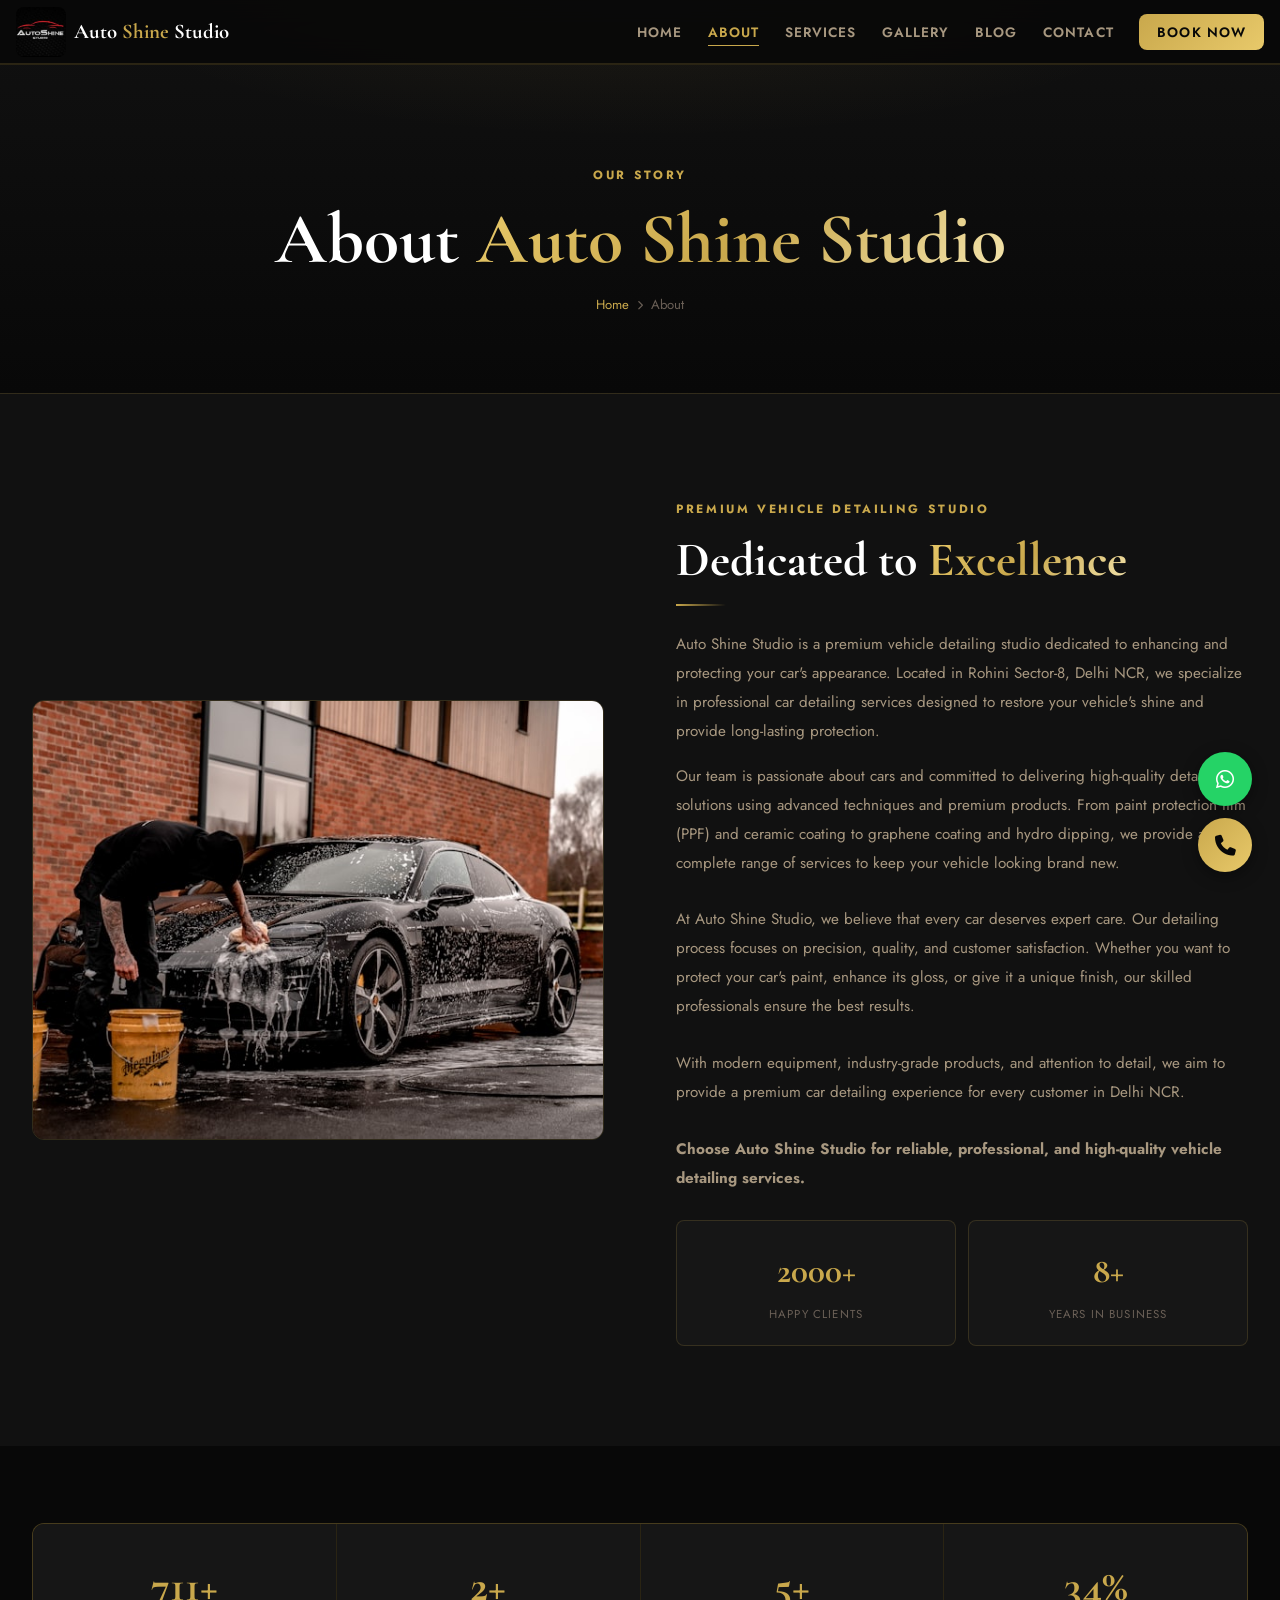
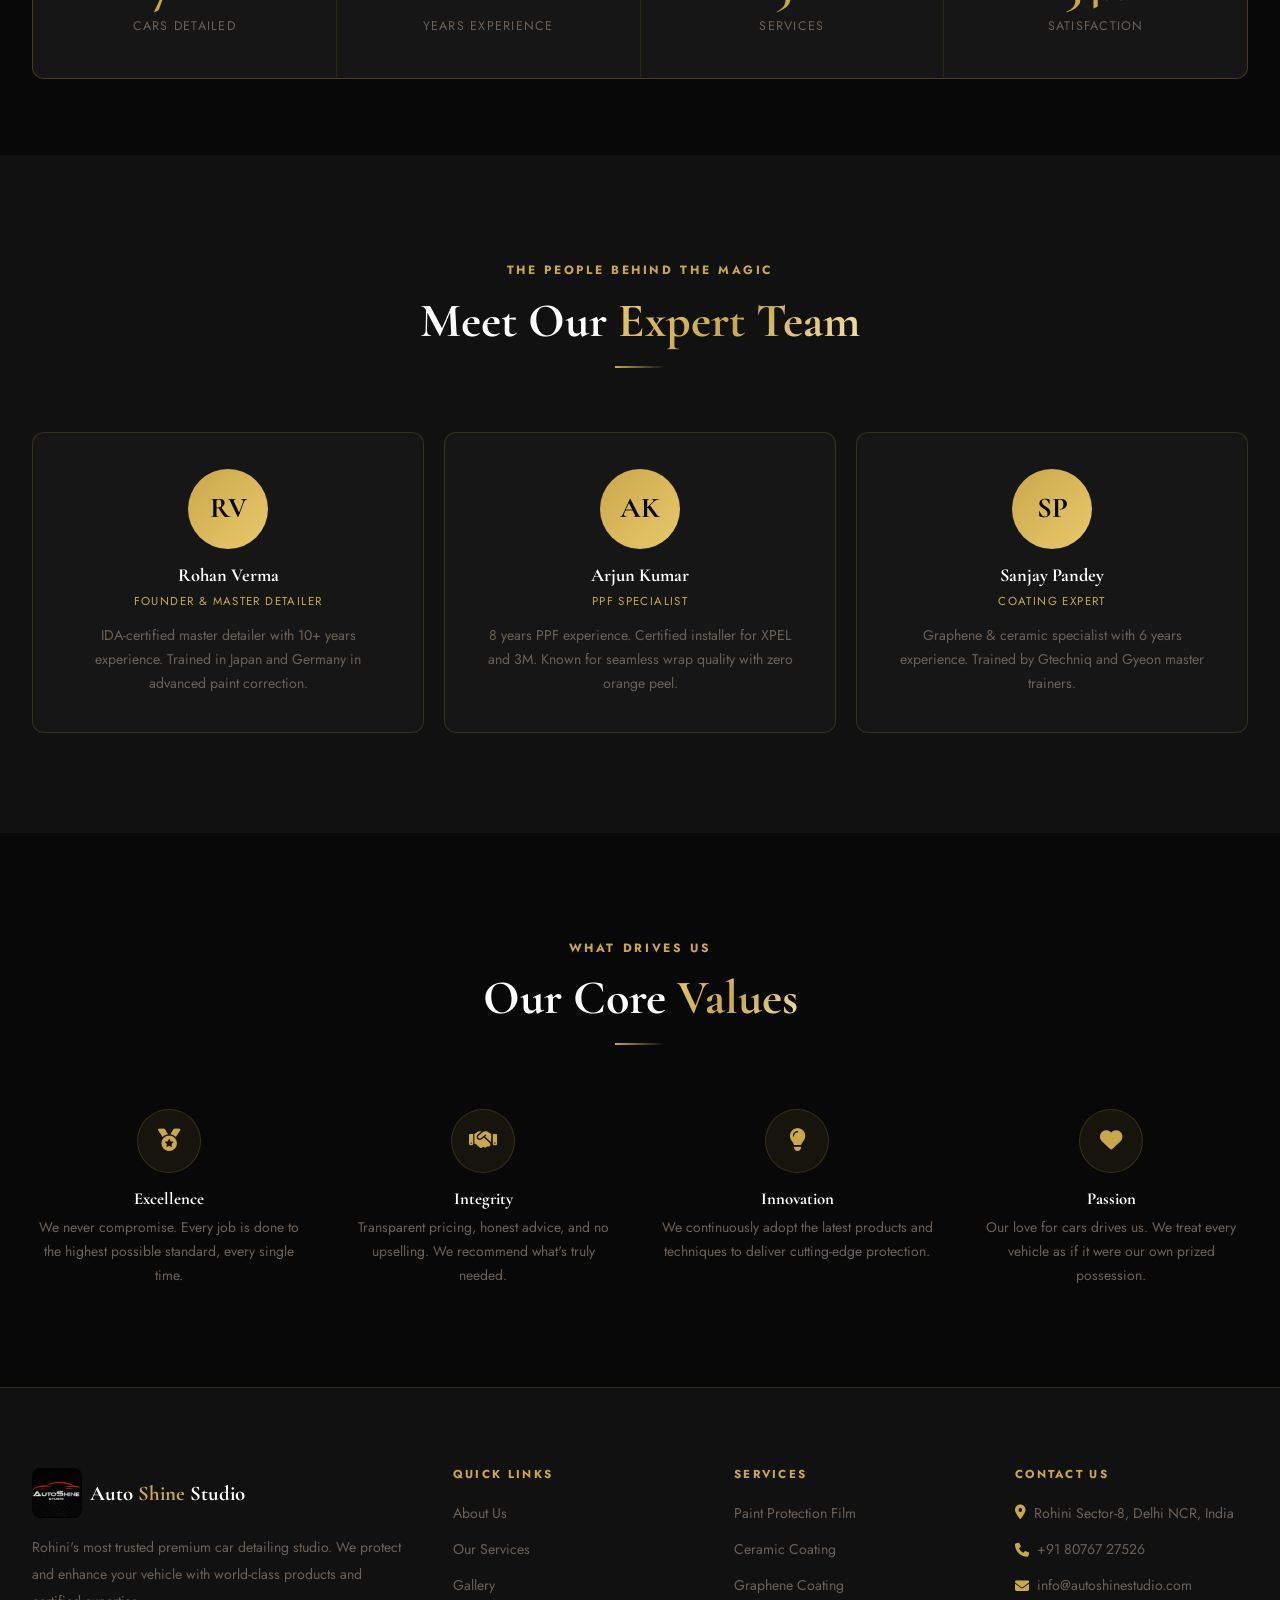
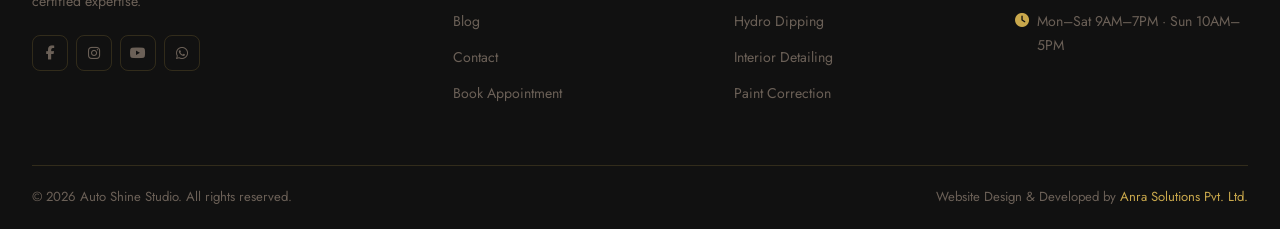
<file: about.html>
<!DOCTYPE html>
<html lang="en">
<head>
  <meta charset="UTF-8"><meta name="viewport" content="width=device-width, initial-scale=1.0">
  <title>About Us — Auto Shine Studio | Rohini Delhi</title>
  <meta name="description" content="Learn about Auto Shine Studio — 8+ years experience, certified detailers & 2000+ satisfied clients in Rohini, Delhi.">
  <meta name="keywords" content="car detailing Rohini, ceramic coating Delhi, PPF Delhi, graphene coating Delhi, paint protection film, car care services, auto detailing studio, luxury car detailing, paint correction, interior detailing, exterior detailing, car wash, nano coating, paint protection, automotive detailing, professional car detailing, best car detailing Delhi, car spa, car polish, car maintenance, automotive protection, car beautification">
  <link rel="preconnect" href="https://fonts.googleapis.com"><link rel="preconnect" href="https://fonts.gstatic.com" crossorigin>
  <link href="https://fonts.googleapis.com/css2?family=Cormorant+Garamond:ital,wght@0,400;0,600;0,700;1,400&family=Jost:wght@300;400;500;600;700&display=swap" rel="stylesheet">
  <link rel="stylesheet" href="https://cdnjs.cloudflare.com/ajax/libs/font-awesome/6.5.1/css/all.min.css">
  <link rel="stylesheet" href="https://unpkg.com/aos@2.3.1/dist/aos.css">
  <link rel="stylesheet" href="css/style.css">
</head>
<body>
<nav class="navbar" id="navbar"><div class="navbar-inner"><a href="index.html" class="logo"><img src="images/Logo Auto Shine.jpg" alt="Auto Shine Studio" class="logo-img"><span>Auto <span class="gold">Shine</span> Studio</span></a><ul class="nav-links"><li><a href="index.html">Home</a></li><li><a href="about.html" class="active">About</a></li><li><a href="services.html">Services</a></li><li><a href="gallery.html">Gallery</a></li><li><a href="blog.html">Blog</a></li><li><a href="contact.html">Contact</a></li><li><a href="book-appointment.html" class="nav-cta">Book Now</a></li></ul><button class="mobile-toggle" id="mobile-toggle" aria-label="Toggle menu" aria-expanded="false"><span></span><span></span><span></span></button></div></nav>
<div class="mobile-menu" id="mobile-menu"><div class="mobile-menu-inner"><a href="index.html"><span class="m-icon"><i class="fas fa-home"></i></span>Home</a><a href="about.html" class="active"><span class="m-icon"><i class="fas fa-users"></i></span>About</a><a href="services.html"><span class="m-icon"><i class="fas fa-shield-halved"></i></span>Services</a><a href="gallery.html"><span class="m-icon"><i class="fas fa-images"></i></span>Gallery</a><a href="blog.html"><span class="m-icon"><i class="fas fa-pen"></i></span>Blog</a><a href="contact.html"><span class="m-icon"><i class="fas fa-envelope"></i></span>Contact</a><a href="book-appointment.html" class="mobile-book-btn"><i class="fas fa-calendar-check"></i> Book Appointment</a></div></div>

<section class="page-hero"><div class="container"><span class="section-eyebrow">Our Story</span><h1>About <span class="text-gradient">Auto Shine Studio</span></h1><nav class="breadcrumb"><a href="index.html">Home</a><i class="fas fa-chevron-right" style="font-size:.6rem;"></i><span>About</span></nav></div></section>

<!-- Story -->
<section class="section-pad" style="background:var(--dark-mid);">
  <div class="container">
    <div class="two-col">
      <div data-aos="fade-right"><img class="two-col-img" src="images/About page image.jpg" alt="Auto Shine Studio"></div>
      <div data-aos="fade-left">
        <span class="section-eyebrow">Premium Vehicle Detailing Studio</span>
        <h2 class="section-title" style="text-align:left;margin-bottom:16px;">Dedicated to <span class="text-gradient">Excellence</span></h2>
        <div class="divider divider-left"></div>
        <p style="font-size:clamp(.88rem,1.8vw,.95rem);line-height:1.9;margin:24px 0 16px;">Auto Shine Studio is a premium vehicle detailing studio dedicated to enhancing and protecting your car's appearance. Located in Rohini Sector-8, Delhi NCR, we specialize in professional car detailing services designed to restore your vehicle's shine and provide long-lasting protection.</p>
        <p style="font-size:clamp(.88rem,1.8vw,.95rem);line-height:1.9;margin-bottom:28px;">Our team is passionate about cars and committed to delivering high-quality detailing solutions using advanced techniques and premium products. From paint protection film (PPF) and ceramic coating to graphene coating and hydro dipping, we provide a complete range of services to keep your vehicle looking brand new.</p>
        <p style="font-size:clamp(.88rem,1.8vw,.95rem);line-height:1.9;margin-bottom:28px;">At Auto Shine Studio, we believe that every car deserves expert care. Our detailing process focuses on precision, quality, and customer satisfaction. Whether you want to protect your car's paint, enhance its gloss, or give it a unique finish, our skilled professionals ensure the best results.</p>
        <p style="font-size:clamp(.88rem,1.8vw,.95rem);line-height:1.9;margin-bottom:28px;">With modern equipment, industry-grade products, and attention to detail, we aim to provide a premium car detailing experience for every customer in Delhi NCR.</p>
        <p style="font-size:clamp(.88rem,1.8vw,.95rem);line-height:1.9;margin-bottom:28px;"><strong>Choose Auto Shine Studio for reliable, professional, and high-quality vehicle detailing services.</strong></p>
        <div style="display:grid;grid-template-columns:1fr 1fr;gap:12px;">
          <div style="background:var(--dark-card);border:1px solid var(--gold-border);border-radius:var(--r-sm);padding:20px;text-align:center;"><div style="font-family:'Cormorant Garamond',serif;font-size:2.2rem;font-weight:700;color:var(--gold);">2000+</div><div style="font-size:.72rem;letter-spacing:.1em;text-transform:uppercase;color:var(--text-3);margin-top:4px;">Happy Clients</div></div>
          <div style="background:var(--dark-card);border:1px solid var(--gold-border);border-radius:var(--r-sm);padding:20px;text-align:center;"><div style="font-family:'Cormorant Garamond',serif;font-size:2.2rem;font-weight:700;color:var(--gold);">8+</div><div style="font-size:.72rem;letter-spacing:.1em;text-transform:uppercase;color:var(--text-3);margin-top:4px;">Years in Business</div></div>
        </div>
      </div>
    </div>
  </div>
</section>

<!-- Stats -->
<section style="padding:clamp(40px,6vw,80px) 0;background:var(--dark);">
  <div class="container"><div class="stats-grid" data-aos="fade-up"><div class="stat-item"><div class="stat-num" data-counter data-target="2000" data-suffix="+">2000+</div><div class="stat-label">Cars Detailed</div></div><div class="stat-item"><div class="stat-num" data-counter data-target="8" data-suffix="+">8+</div><div class="stat-label">Years Experience</div></div><div class="stat-item"><div class="stat-num" data-counter data-target="15" data-suffix="+">15+</div><div class="stat-label">Services</div></div><div class="stat-item"><div class="stat-num" data-counter data-target="98" data-suffix="%">98%</div><div class="stat-label">Satisfaction</div></div></div></div>
</section>

<!-- Team -->
<section class="section-pad" style="background:var(--dark-mid);">
  <div class="container">
    <div class="section-header" data-aos="fade-up"><span class="section-eyebrow">The People Behind the Magic</span><h2 class="section-title">Meet Our <span class="text-gradient">Expert Team</span></h2><div class="divider"></div></div>
    <div class="team-grid">
      <div class="card" style="padding:clamp(24px,4vw,36px);text-align:center;" data-aos="fade-up" data-aos-delay="0"><div style="width:80px;height:80px;border-radius:50%;background:linear-gradient(135deg,var(--gold),var(--gold-light));display:flex;align-items:center;justify-content:center;margin:0 auto 16px;font-family:'Cormorant Garamond',serif;font-size:1.8rem;font-weight:700;color:var(--dark);">RV</div><h3 style="font-size:1.15rem;margin-bottom:6px;">Rohan Verma</h3><div style="font-size:.72rem;letter-spacing:.12em;text-transform:uppercase;color:var(--gold);margin-bottom:12px;">Founder & Master Detailer</div><p style="font-size:clamp(.82rem,1.5vw,.88rem);color:var(--text-3);line-height:1.7;">IDA-certified master detailer with 10+ years experience. Trained in Japan and Germany in advanced paint correction.</p></div>
      <div class="card" style="padding:clamp(24px,4vw,36px);text-align:center;" data-aos="fade-up" data-aos-delay="80"><div style="width:80px;height:80px;border-radius:50%;background:linear-gradient(135deg,var(--gold),var(--gold-light));display:flex;align-items:center;justify-content:center;margin:0 auto 16px;font-family:'Cormorant Garamond',serif;font-size:1.8rem;font-weight:700;color:var(--dark);">AK</div><h3 style="font-size:1.15rem;margin-bottom:6px;">Arjun Kumar</h3><div style="font-size:.72rem;letter-spacing:.12em;text-transform:uppercase;color:var(--gold);margin-bottom:12px;">PPF Specialist</div><p style="font-size:clamp(.82rem,1.5vw,.88rem);color:var(--text-3);line-height:1.7;">8 years PPF experience. Certified installer for XPEL and 3M. Known for seamless wrap quality with zero orange peel.</p></div>
      <div class="card" style="padding:clamp(24px,4vw,36px);text-align:center;" data-aos="fade-up" data-aos-delay="160"><div style="width:80px;height:80px;border-radius:50%;background:linear-gradient(135deg,var(--gold),var(--gold-light));display:flex;align-items:center;justify-content:center;margin:0 auto 16px;font-family:'Cormorant Garamond',serif;font-size:1.8rem;font-weight:700;color:var(--dark);">SP</div><h3 style="font-size:1.15rem;margin-bottom:6px;">Sanjay Pandey</h3><div style="font-size:.72rem;letter-spacing:.12em;text-transform:uppercase;color:var(--gold);margin-bottom:12px;">Coating Expert</div><p style="font-size:clamp(.82rem,1.5vw,.88rem);color:var(--text-3);line-height:1.7;">Graphene & ceramic specialist with 6 years experience. Trained by Gtechniq and Gyeon master trainers.</p></div>
    </div>
  </div>
</section>

<!-- Values -->
<section class="section-pad" style="background:var(--dark);">
  <div class="container">
    <div class="section-header" data-aos="fade-up"><span class="section-eyebrow">What Drives Us</span><h2 class="section-title">Our Core <span class="text-gradient">Values</span></h2><div class="divider"></div></div>
    <div class="values-grid">
      <div class="value-item" data-aos="fade-up" data-aos-delay="0"><div class="value-icon"><i class="fas fa-medal"></i></div><h3>Excellence</h3><p>We never compromise. Every job is done to the highest possible standard, every single time.</p></div>
      <div class="value-item" data-aos="fade-up" data-aos-delay="80"><div class="value-icon"><i class="fas fa-handshake"></i></div><h3>Integrity</h3><p>Transparent pricing, honest advice, and no upselling. We recommend what's truly needed.</p></div>
      <div class="value-item" data-aos="fade-up" data-aos-delay="160"><div class="value-icon"><i class="fas fa-lightbulb"></i></div><h3>Innovation</h3><p>We continuously adopt the latest products and techniques to deliver cutting-edge protection.</p></div>
      <div class="value-item" data-aos="fade-up" data-aos-delay="240"><div class="value-icon"><i class="fas fa-heart"></i></div><h3>Passion</h3><p>Our love for cars drives us. We treat every vehicle as if it were our own prized possession.</p></div>
    </div>
  </div>
</section>
<!-- FOOTER -->
<footer class="footer">
  <div class="footer-top">
    <div class="container">
      <div class="footer-grid">
        <div>
          <a href="index.html" class="logo"><img src="images/Logo Auto Shine.jpg" alt="Auto Shine Studio" class="logo-img"><span>Auto <span class="gold">Shine</span> Studio</span></a>
          <p class="footer-brand-desc">Rohini's most trusted premium car detailing studio. We protect and enhance your vehicle with world-class products and certified expertise.</p>
          <div class="footer-social">
            <a href="https://www.facebook.com/profile.php?id=61588597862897" target="_blank" rel="noopener" class="social-btn" aria-label="Facebook"><i class="fab fa-facebook-f"></i></a>
            <a href="https://www.instagram.com/autoshinestudio_official/?hl=en" target="_blank" rel="noopener" class="social-btn" aria-label="Instagram"><i class="fab fa-instagram"></i></a>
            <a href="#" class="social-btn" aria-label="YouTube"><i class="fab fa-youtube"></i></a>
            <a href="https://wa.me/918076727526" target="_blank" rel="noopener" class="social-btn" aria-label="WhatsApp"><i class="fab fa-whatsapp"></i></a>
          </div>
        </div>
        <div class="footer-col">
          <h4>Quick Links</h4>
          <ul class="footer-links">
            <li><a href="about.html">About Us</a></li>
            <li><a href="services.html">Our Services</a></li>
            <li><a href="gallery.html">Gallery</a></li>
            <li><a href="blog.html">Blog</a></li>
            <li><a href="contact.html">Contact</a></li>
            <li><a href="book-appointment.html">Book Appointment</a></li>
          </ul>
        </div>
        <div class="footer-col">
          <h4>Services</h4>
          <ul class="footer-links">
            <li><a href="services.html">Paint Protection Film</a></li>
            <li><a href="services.html">Ceramic Coating</a></li>
            <li><a href="services.html">Graphene Coating</a></li>
            <li><a href="services.html">Hydro Dipping</a></li>
            <li><a href="services.html">Interior Detailing</a></li>
            <li><a href="services.html">Paint Correction</a></li>
          </ul>
        </div>
        <div class="footer-col">
          <h4>Contact Us</h4>
          <ul class="footer-links">
            <li style="color:var(--text-3);font-size:.88rem;display:flex;align-items:flex-start;gap:8px;"><i class="fas fa-map-marker-alt" style="color:var(--gold);margin-top:3px;flex-shrink:0;"></i>Rohini Sector-8, Delhi NCR, India</li>
            <li><a href="tel:+918076727526"><i class="fas fa-phone" style="color:var(--gold);"></i> +91 80767 27526</a></li>
            <li><a href="mailto:info@autoshinestudio.com"><i class="fas fa-envelope" style="color:var(--gold);"></i> info@autoshinestudio.com</a></li>
            <li style="color:var(--text-3);font-size:.88rem;display:flex;align-items:flex-start;gap:8px;"><i class="fas fa-clock" style="color:var(--gold);margin-top:3px;flex-shrink:0;"></i>Mon–Sat 9AM–7PM · Sun 10AM–5PM</li>
          </ul>
        </div>
      </div>
    </div>
  </div>
  <div class="container">
    <div class="footer-bottom">
      <p>&copy; <span class="current-year">2026</span> Auto Shine Studio. All rights reserved.</p>
      <p>Website Design & Developed by <a href="https://anrasolutions.com/" target="_blank" rel="noopener" style="color:var(--gold);">Anra Solutions Pvt. Ltd.</a></p>
    </div>
  </div>
</footer>


<div class="float-btns"><a href="https://wa.me/918076727526" target="_blank" rel="noopener" class="float-btn float-wa"><i class="fab fa-whatsapp"></i></a><a href="tel:+918076727526" class="float-btn float-call"><i class="fas fa-phone"></i></a></div>
<script src="https://unpkg.com/aos@2.3.1/dist/aos.js"></script><script src="js/main.js"></script>
</body></html>
</file>
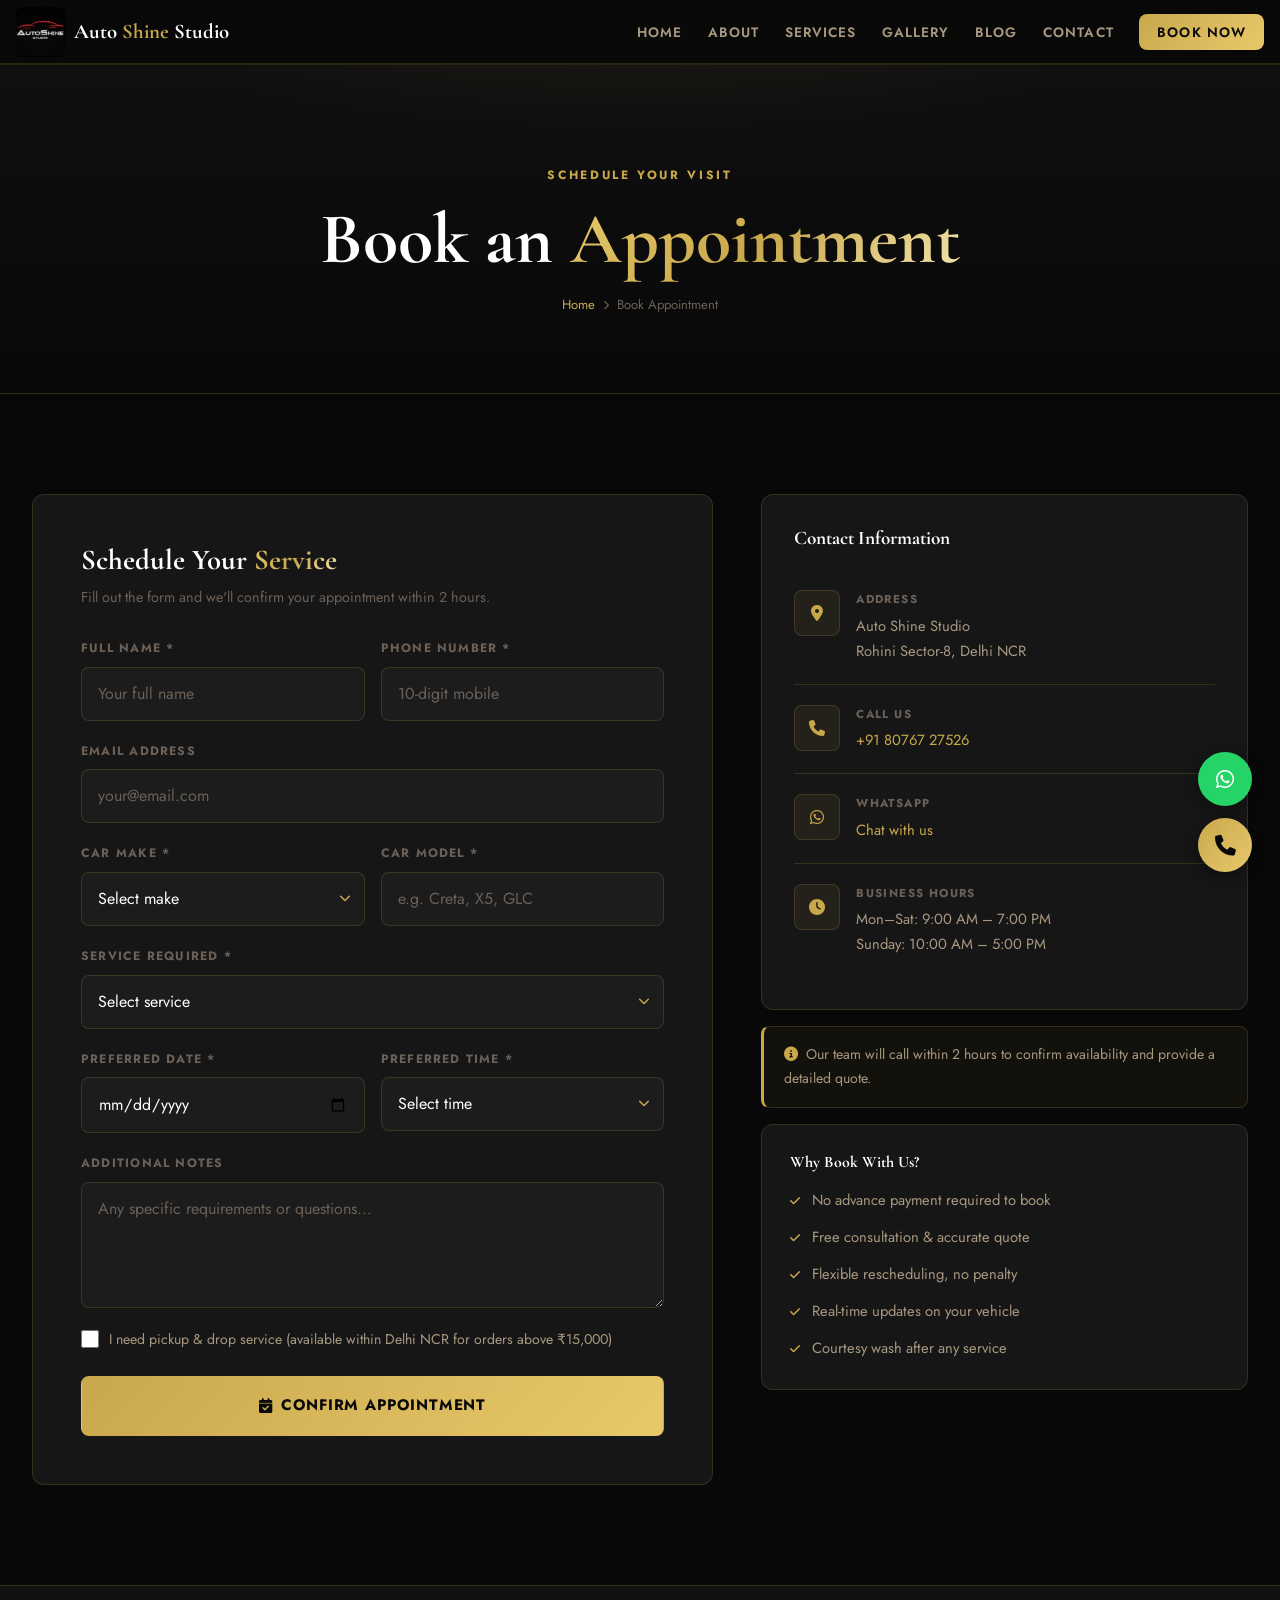
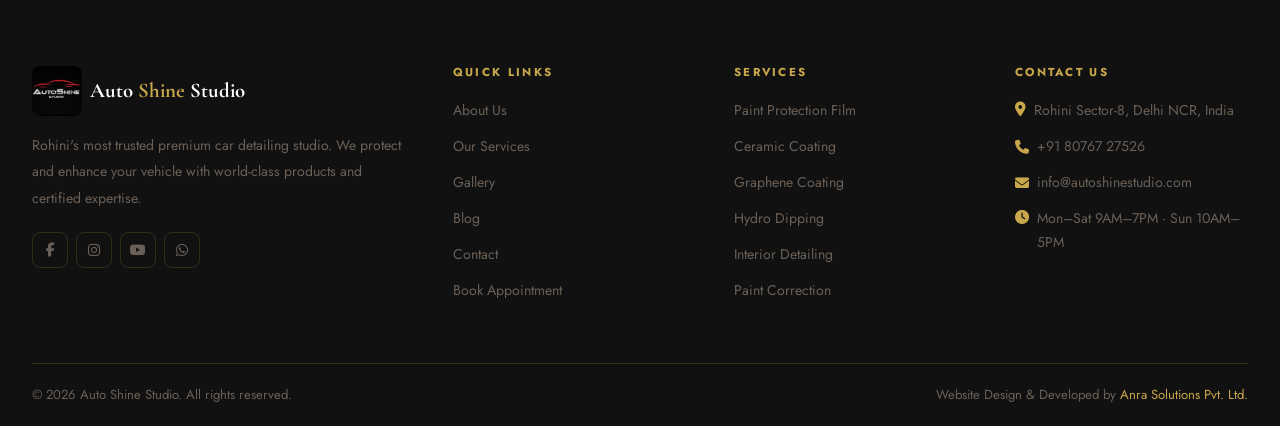
<file: book-appointment.html>
<!DOCTYPE html>
<html lang="en">
<head>
  <meta charset="UTF-8"><meta name="viewport" content="width=device-width, initial-scale=1.0">
  <title>Book Appointment — Auto Shine Studio | Rohini Delhi</title>
  <meta name="description" content="Book your car detailing appointment at Auto Shine Studio, Rohini Sector-8 Delhi. PPF, ceramic coating, graphene and more.">
  <meta name="keywords" content="car detailing Rohini, ceramic coating Delhi, PPF Delhi, graphene coating Delhi, paint protection film, car care services, auto detailing studio, luxury car detailing, paint correction, interior detailing, exterior detailing, car wash, nano coating, paint protection, automotive detailing, professional car detailing, best car detailing Delhi, car spa, car polish, car maintenance, automotive protection, car beautification">
  <link rel="preconnect" href="https://fonts.googleapis.com"><link rel="preconnect" href="https://fonts.gstatic.com" crossorigin>
  <link href="https://fonts.googleapis.com/css2?family=Cormorant+Garamond:ital,wght@0,400;0,600;0,700;1,400&family=Jost:wght@300;400;500;600;700&display=swap" rel="stylesheet">
  <link rel="stylesheet" href="https://cdnjs.cloudflare.com/ajax/libs/font-awesome/6.5.1/css/all.min.css">
  <link rel="stylesheet" href="https://unpkg.com/aos@2.3.1/dist/aos.css">
  <link rel="stylesheet" href="css/style.css">
</head>
<body>
<nav class="navbar" id="navbar"><div class="navbar-inner"><a href="index.html" class="logo"><img src="images/Logo Auto Shine.jpg" alt="Auto Shine Studio" class="logo-img"><span>Auto <span class="gold">Shine</span> Studio</span></a><ul class="nav-links"><li><a href="index.html">Home</a></li><li><a href="about.html">About</a></li><li><a href="services.html">Services</a></li><li><a href="gallery.html">Gallery</a></li><li><a href="blog.html">Blog</a></li><li><a href="contact.html">Contact</a></li><li><a href="book-appointment.html" class="nav-cta active">Book Now</a></li></ul><button class="mobile-toggle" id="mobile-toggle" aria-label="Toggle menu" aria-expanded="false"><span></span><span></span><span></span></button></div></nav>
<div class="mobile-menu" id="mobile-menu"><div class="mobile-menu-inner"><a href="index.html"><span class="m-icon"><i class="fas fa-home"></i></span>Home</a><a href="about.html"><span class="m-icon"><i class="fas fa-users"></i></span>About</a><a href="services.html"><span class="m-icon"><i class="fas fa-shield-halved"></i></span>Services</a><a href="gallery.html"><span class="m-icon"><i class="fas fa-images"></i></span>Gallery</a><a href="blog.html"><span class="m-icon"><i class="fas fa-pen"></i></span>Blog</a><a href="contact.html"><span class="m-icon"><i class="fas fa-envelope"></i></span>Contact</a><a href="book-appointment.html" class="mobile-book-btn active"><i class="fas fa-calendar-check"></i> Book Appointment</a></div></div>

<section class="page-hero"><div class="container"><span class="section-eyebrow">Schedule Your Visit</span><h1>Book an <span class="text-gradient">Appointment</span></h1><nav class="breadcrumb"><a href="index.html">Home</a><i class="fas fa-chevron-right" style="font-size:.6rem;"></i><span>Book Appointment</span></nav></div></section>

<section class="section-pad" style="background:var(--dark);">
  <div class="container">
    <div class="booking-layout">

      <!-- Form -->
      <div data-aos="fade-right">
        <div style="background:var(--dark-card);border:1px solid var(--gold-border);border-radius:var(--r-md);padding:clamp(24px,5vw,48px);">
          <h2 style="font-size:clamp(1.4rem,3vw,1.8rem);margin-bottom:8px;">Schedule Your <span class="text-gradient">Service</span></h2>
          <p style="font-size:clamp(.85rem,1.6vw,.9rem);color:var(--text-3);margin-bottom:28px;">Fill out the form and we'll confirm your appointment within 2 hours.</p>

          <form id="bookingForm" novalidate>
            <div class="form-row">
              <div class="form-group"><label class="form-label" for="name">Full Name *</label><input type="text" id="name" name="name" class="form-control" placeholder="Your full name" required autocomplete="name"></div>
              <div class="form-group"><label class="form-label" for="phone">Phone Number *</label><input type="tel" id="phone" name="phone" class="form-control" placeholder="10-digit mobile" required autocomplete="tel"></div>
            </div>
            <div class="form-group"><label class="form-label" for="email">Email Address</label><input type="email" id="email" name="email" class="form-control" placeholder="your@email.com" autocomplete="email"></div>
            <div class="form-row">
              <div class="form-group"><label class="form-label" for="carMake">Car Make *</label><div class="select-wrap"><select id="carMake" name="carMake" class="form-control" required><option value="" disabled selected>Select make</option><option>Maruti Suzuki</option><option>Hyundai</option><option>Tata</option><option>Mahindra</option><option>Honda</option><option>Toyota</option><option>Volkswagen</option><option>BMW</option><option>Mercedes-Benz</option><option>Audi</option><option>Porsche</option><option>Jeep</option><option>Kia</option><option>MG</option><option>Other</option></select></div></div>
              <div class="form-group"><label class="form-label" for="carModel">Car Model *</label><input type="text" id="carModel" name="carModel" class="form-control" placeholder="e.g. Creta, X5, GLC" required></div>
            </div>
            <div class="form-group"><label class="form-label" for="service">Service Required *</label><div class="select-wrap"><select id="service" name="service" class="form-control" required><option value="" disabled selected>Select service</option><option>Paint Protection Film (PPF)</option><option>Ceramic Coating</option><option>Graphene Coating</option><option>Paint Correction</option><option>Interior Detailing</option><option>Exterior Detailing</option><option>Full Detail Package</option><option>Hydro Dipping</option><option>Glass Coating</option><option>Wheel & Tyre Care</option><option>Multiple Services</option></select></div></div>
            <div class="form-row">
              <div class="form-group"><label class="form-label" for="date">Preferred Date *</label><input type="date" id="date" name="date" class="form-control" required></div>
              <div class="form-group"><label class="form-label" for="time">Preferred Time *</label><div class="select-wrap"><select id="time" name="time" class="form-control" required><option value="" disabled selected>Select time</option><option>9:00 AM</option><option>10:00 AM</option><option>11:00 AM</option><option>12:00 PM</option><option>1:00 PM</option><option>2:00 PM</option><option>3:00 PM</option><option>4:00 PM</option><option>5:00 PM</option></select></div></div>
            </div>
            <div class="form-group"><label class="form-label" for="message">Additional Notes</label><textarea id="message" name="message" class="form-control" rows="4" placeholder="Any specific requirements or questions..."></textarea></div>
            <div style="display:flex;align-items:flex-start;gap:10px;margin-bottom:24px;"><input type="checkbox" id="pickup" name="pickup" style="width:18px;height:18px;accent-color:var(--gold);flex-shrink:0;margin-top:2px;"><label for="pickup" style="font-size:clamp(.82rem,1.5vw,.88rem);color:var(--text-2);cursor:pointer;">I need pickup &amp; drop service (available within Delhi NCR for orders above ₹15,000)</label></div>
            <button type="submit" class="btn btn-primary btn-full" style="padding:16px;font-size:clamp(.85rem,1.8vw,.95rem);"><i class="fas fa-calendar-check"></i> Confirm Appointment</button>
          </form>
        </div>
      </div>

      <!-- Info -->
      <div data-aos="fade-left">
        <div style="background:var(--dark-card);border:1px solid var(--gold-border);border-radius:var(--r-md);padding:clamp(20px,4vw,32px);margin-bottom:16px;">
          <h3 style="font-size:clamp(1.1rem,2.5vw,1.2rem);margin-bottom:20px;">Contact Information</h3>
          <div class="contact-info-item"><div class="contact-icon-box"><i class="fas fa-map-marker-alt"></i></div><div><div class="contact-info-label">Address</div><div class="contact-info-val">Auto Shine Studio<br>Rohini Sector-8, Delhi NCR</div></div></div>
          <div class="contact-info-item"><div class="contact-icon-box"><i class="fas fa-phone"></i></div><div><div class="contact-info-label">Call Us</div><div class="contact-info-val"><a href="tel:+918076727526" style="color:var(--gold);">+91 80767 27526</a></div></div></div>
          <div class="contact-info-item"><div class="contact-icon-box"><i class="fab fa-whatsapp"></i></div><div><div class="contact-info-label">WhatsApp</div><div class="contact-info-val"><a href="https://wa.me/918076727526" target="_blank" style="color:var(--gold);">Chat with us</a></div></div></div>
          <div class="contact-info-item"><div class="contact-icon-box"><i class="fas fa-clock"></i></div><div><div class="contact-info-label">Business Hours</div><div class="contact-info-val">Mon–Sat: 9:00 AM – 7:00 PM<br>Sunday: 10:00 AM – 5:00 PM</div></div></div>
        </div>
        <div class="notice" style="margin-bottom:16px;"><i class="fas fa-info-circle" style="color:var(--gold);margin-right:8px;"></i>Our team will call within 2 hours to confirm availability and provide a detailed quote.</div>
        <div style="background:var(--dark-card);border:1px solid var(--gold-border);border-radius:var(--r-md);padding:clamp(20px,4vw,28px);">
          <h4 style="font-size:clamp(.95rem,2vw,1rem);margin-bottom:16px;">Why Book With Us?</h4>
          <ul class="feature-list"><li>No advance payment required to book</li><li>Free consultation &amp; accurate quote</li><li>Flexible rescheduling, no penalty</li><li>Real-time updates on your vehicle</li><li>Courtesy wash after any service</li></ul>
        </div>
      </div>
    </div>
  </div>
</section>

<!-- Success Modal -->
<div id="successMessage" class="modal-overlay" role="dialog" aria-modal="true" aria-labelledby="success-title">
  <div class="modal-box">
    <div class="modal-icon"><i class="fas fa-check"></i></div>
    <h3 id="success-title" style="font-size:clamp(1.3rem,3vw,1.6rem);margin-bottom:12px;">Appointment Requested!</h3>
    <p style="font-size:clamp(.85rem,1.6vw,.92rem);color:var(--text-3);line-height:1.7;margin-bottom:28px;">Our team will call you within 2 hours to confirm your appointment and provide a detailed quote.</p>
    <button onclick="document.getElementById('successMessage').classList.remove('open')" class="btn btn-primary btn-full" style="padding:14px;"><i class="fas fa-thumbs-up"></i> Perfect, Thank You!</button>
  </div>
</div>
<!-- FOOTER -->
<footer class="footer">
  <div class="footer-top">
    <div class="container">
      <div class="footer-grid">
        <div>
          <a href="index.html" class="logo"><img src="images/Logo Auto Shine.jpg" alt="Auto Shine Studio" class="logo-img"><span>Auto <span class="gold">Shine</span> Studio</span></a>
          <p class="footer-brand-desc">Rohini's most trusted premium car detailing studio. We protect and enhance your vehicle with world-class products and certified expertise.</p>
          <div class="footer-social">
            <a href="https://www.facebook.com/profile.php?id=61588597862897" target="_blank" rel="noopener" class="social-btn" aria-label="Facebook"><i class="fab fa-facebook-f"></i></a>
            <a href="https://www.instagram.com/autoshinestudio_official/?hl=en" target="_blank" rel="noopener" class="social-btn" aria-label="Instagram"><i class="fab fa-instagram"></i></a>
            <a href="#" class="social-btn" aria-label="YouTube"><i class="fab fa-youtube"></i></a>
            <a href="https://wa.me/918076727526" target="_blank" rel="noopener" class="social-btn" aria-label="WhatsApp"><i class="fab fa-whatsapp"></i></a>
          </div>
        </div>
        <div class="footer-col">
          <h4>Quick Links</h4>
          <ul class="footer-links">
            <li><a href="about.html">About Us</a></li>
            <li><a href="services.html">Our Services</a></li>
            <li><a href="gallery.html">Gallery</a></li>
            <li><a href="blog.html">Blog</a></li>
            <li><a href="contact.html">Contact</a></li>
            <li><a href="book-appointment.html">Book Appointment</a></li>
          </ul>
        </div>
        <div class="footer-col">
          <h4>Services</h4>
          <ul class="footer-links">
            <li><a href="services.html">Paint Protection Film</a></li>
            <li><a href="services.html">Ceramic Coating</a></li>
            <li><a href="services.html">Graphene Coating</a></li>
            <li><a href="services.html">Hydro Dipping</a></li>
            <li><a href="services.html">Interior Detailing</a></li>
            <li><a href="services.html">Paint Correction</a></li>
          </ul>
        </div>
        <div class="footer-col">
          <h4>Contact Us</h4>
          <ul class="footer-links">
            <li style="color:var(--text-3);font-size:.88rem;display:flex;align-items:flex-start;gap:8px;"><i class="fas fa-map-marker-alt" style="color:var(--gold);margin-top:3px;flex-shrink:0;"></i>Rohini Sector-8, Delhi NCR, India</li>
            <li><a href="tel:+918076727526"><i class="fas fa-phone" style="color:var(--gold);"></i> +91 80767 27526</a></li>
            <li><a href="mailto:info@autoshinestudio.com"><i class="fas fa-envelope" style="color:var(--gold);"></i> info@autoshinestudio.com</a></li>
            <li style="color:var(--text-3);font-size:.88rem;display:flex;align-items:flex-start;gap:8px;"><i class="fas fa-clock" style="color:var(--gold);margin-top:3px;flex-shrink:0;"></i>Mon–Sat 9AM–7PM · Sun 10AM–5PM</li>
          </ul>
        </div>
      </div>
    </div>
  </div>
  <div class="container">
    <div class="footer-bottom">
      <p>&copy; <span class="current-year">2026</span> Auto Shine Studio. All rights reserved.</p>
      <p>Website Design & Developed by <a href="https://anrasolutions.com/" target="_blank" rel="noopener" style="color:var(--gold);">Anra Solutions Pvt. Ltd.</a></p>
    </div>
  </div>
</footer>


<div class="float-btns"><a href="https://wa.me/918076727526" target="_blank" rel="noopener" class="float-btn float-wa"><i class="fab fa-whatsapp"></i></a><a href="tel:+918076727526" class="float-btn float-call"><i class="fas fa-phone"></i></a></div>
<script src="https://unpkg.com/aos@2.3.1/dist/aos.js"></script><script src="js/main.js"></script>
</body></html>
</file>
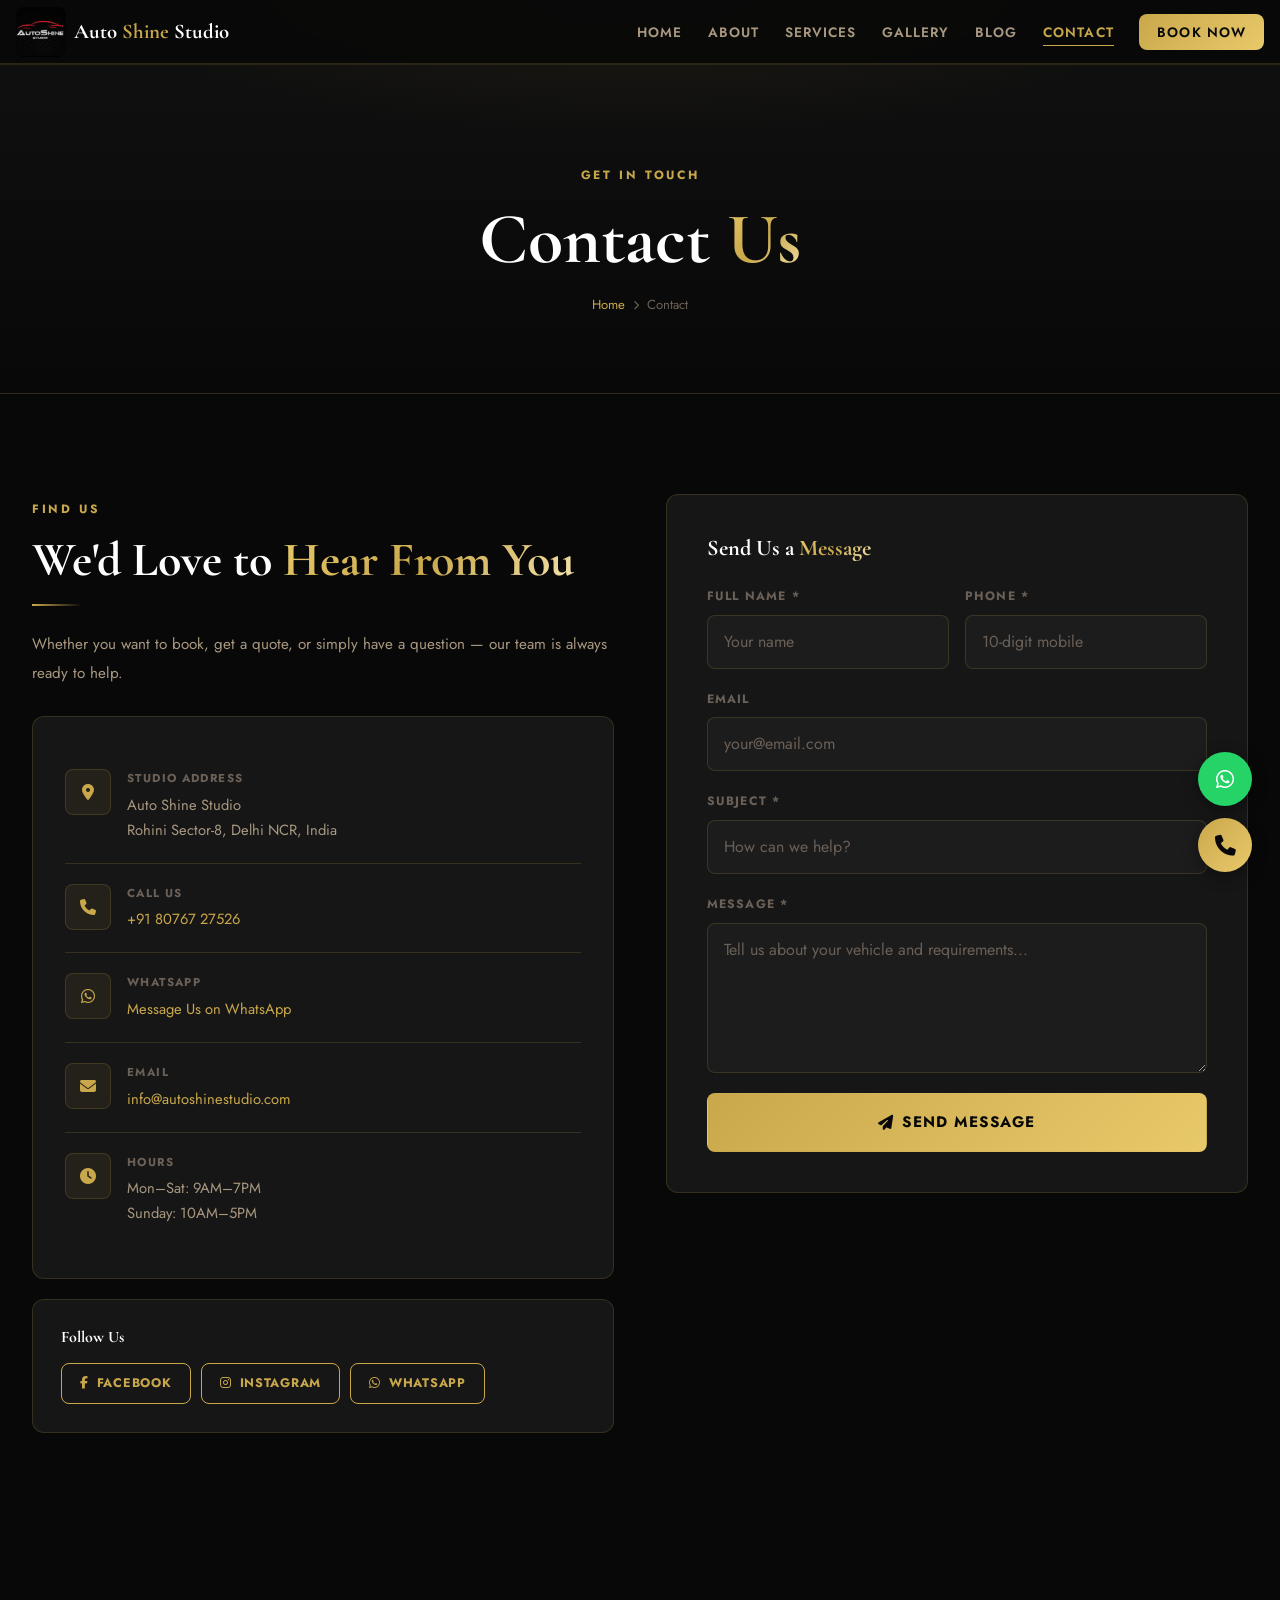
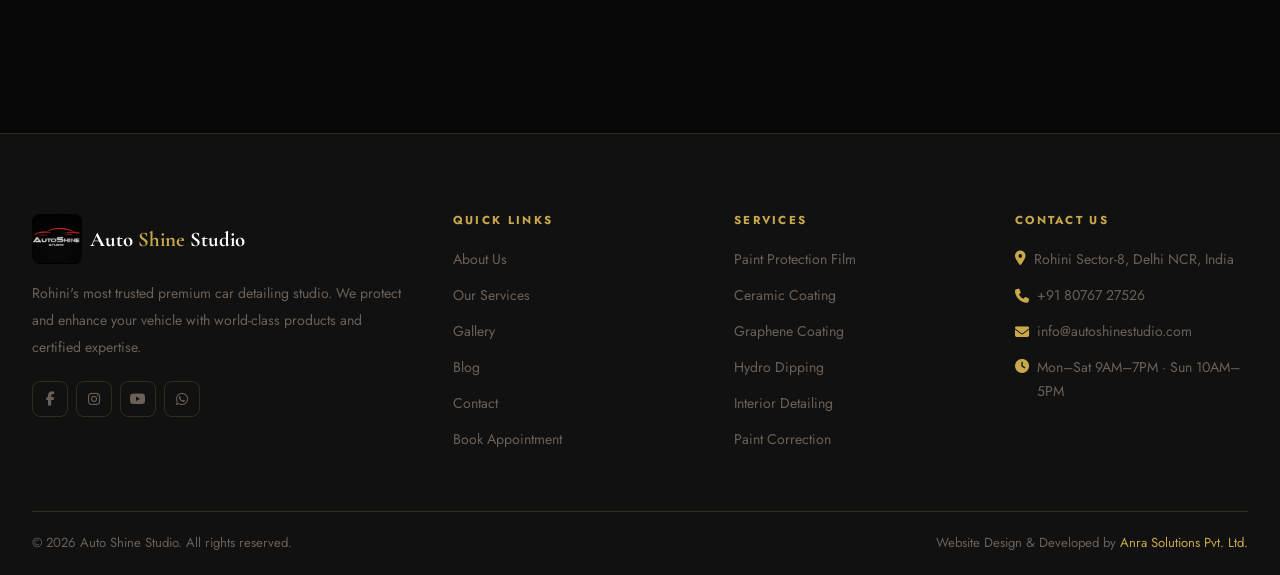
<file: contact.html>
<!DOCTYPE html>
<html lang="en">
<head>
  <meta charset="UTF-8"><meta name="viewport" content="width=device-width, initial-scale=1.0">
  <title>Contact — Auto Shine Studio | Rohini Sector-8, Delhi</title>
  <meta name="description" content="Contact Auto Shine Studio in Rohini Sector-8, Delhi. Call, WhatsApp or visit for premium car detailing services.">
  <meta name="keywords" content="car detailing Rohini, ceramic coating Delhi, PPF Delhi, graphene coating Delhi, paint protection film, car care services, auto detailing studio, luxury car detailing, paint correction, interior detailing, exterior detailing, car wash, nano coating, paint protection, automotive detailing, professional car detailing, best car detailing Delhi, car spa, car polish, car maintenance, automotive protection, car beautification">
  <link rel="preconnect" href="https://fonts.googleapis.com"><link rel="preconnect" href="https://fonts.gstatic.com" crossorigin>
  <link href="https://fonts.googleapis.com/css2?family=Cormorant+Garamond:ital,wght@0,400;0,600;0,700;1,400&family=Jost:wght@300;400;500;600;700&display=swap" rel="stylesheet">
  <link rel="stylesheet" href="https://cdnjs.cloudflare.com/ajax/libs/font-awesome/6.5.1/css/all.min.css">
  <link rel="stylesheet" href="https://unpkg.com/aos@2.3.1/dist/aos.css">
  <link rel="stylesheet" href="css/style.css">
</head>
<body>
<nav class="navbar" id="navbar"><div class="navbar-inner"><a href="index.html" class="logo"><img src="images/Logo Auto Shine.jpg" alt="Auto Shine Studio" class="logo-img"><span>Auto <span class="gold">Shine</span> Studio</span></a><ul class="nav-links"><li><a href="index.html">Home</a></li><li><a href="about.html">About</a></li><li><a href="services.html">Services</a></li><li><a href="gallery.html">Gallery</a></li><li><a href="blog.html">Blog</a></li><li><a href="contact.html" class="active">Contact</a></li><li><a href="book-appointment.html" class="nav-cta">Book Now</a></li></ul><button class="mobile-toggle" id="mobile-toggle" aria-label="Toggle menu" aria-expanded="false"><span></span><span></span><span></span></button></div></nav>
<div class="mobile-menu" id="mobile-menu"><div class="mobile-menu-inner"><a href="index.html"><span class="m-icon"><i class="fas fa-home"></i></span>Home</a><a href="about.html"><span class="m-icon"><i class="fas fa-users"></i></span>About</a><a href="services.html"><span class="m-icon"><i class="fas fa-shield-halved"></i></span>Services</a><a href="gallery.html"><span class="m-icon"><i class="fas fa-images"></i></span>Gallery</a><a href="blog.html"><span class="m-icon"><i class="fas fa-pen"></i></span>Blog</a><a href="contact.html" class="active"><span class="m-icon"><i class="fas fa-envelope"></i></span>Contact</a><a href="book-appointment.html" class="mobile-book-btn"><i class="fas fa-calendar-check"></i> Book Appointment</a></div></div>

<section class="page-hero"><div class="container"><span class="section-eyebrow">Get in Touch</span><h1>Contact <span class="text-gradient">Us</span></h1><nav class="breadcrumb"><a href="index.html">Home</a><i class="fas fa-chevron-right" style="font-size:.6rem;"></i><span>Contact</span></nav></div></section>

<section class="section-pad" style="background:var(--dark);">
  <div class="container">
    <div class="contact-layout">

      <!-- Info -->
      <div data-aos="fade-right">
        <span class="section-eyebrow">Find Us</span>
        <h2 class="section-title" style="text-align:left;margin-bottom:16px;">We'd Love to <span class="text-gradient">Hear From You</span></h2>
        <div class="divider divider-left"></div>
        <p style="font-size:clamp(.88rem,1.8vw,.95rem);line-height:1.9;margin:24px 0 28px;">Whether you want to book, get a quote, or simply have a question — our team is always ready to help.</p>

        <div style="background:var(--dark-card);border:1px solid var(--gold-border);border-radius:var(--r-md);padding:clamp(20px,4vw,32px);margin-bottom:20px;">
          <div class="contact-info-item"><div class="contact-icon-box"><i class="fas fa-map-marker-alt"></i></div><div><div class="contact-info-label">Studio Address</div><div class="contact-info-val">Auto Shine Studio<br>Rohini Sector-8, Delhi NCR, India</div></div></div>
          <div class="contact-info-item"><div class="contact-icon-box"><i class="fas fa-phone"></i></div><div><div class="contact-info-label">Call Us</div><div class="contact-info-val"><a href="tel:+918076727526" style="color:var(--gold);">+91 80767 27526</a></div></div></div>
          <div class="contact-info-item"><div class="contact-icon-box"><i class="fab fa-whatsapp"></i></div><div><div class="contact-info-label">WhatsApp</div><div class="contact-info-val"><a href="https://wa.me/918076727526" target="_blank" rel="noopener" style="color:var(--gold);">Message Us on WhatsApp</a></div></div></div>
          <div class="contact-info-item"><div class="contact-icon-box"><i class="fas fa-envelope"></i></div><div><div class="contact-info-label">Email</div><div class="contact-info-val"><a href="mailto:info@autoshinestudio.com" style="color:var(--gold);">info@autoshinestudio.com</a></div></div></div>
          <div class="contact-info-item"><div class="contact-icon-box"><i class="fas fa-clock"></i></div><div><div class="contact-info-label">Hours</div><div class="contact-info-val">Mon–Sat: 9AM–7PM<br>Sunday: 10AM–5PM</div></div></div>
        </div>

        <div style="background:var(--dark-card);border:1px solid var(--gold-border);border-radius:var(--r-md);padding:clamp(20px,4vw,28px);">
          <h4 style="font-size:clamp(.95rem,2vw,1rem);margin-bottom:16px;">Follow Us</h4>
          <div style="display:flex;gap:10px;flex-wrap:wrap;">
            <a href="https://www.facebook.com/profile.php?id=61588597862897" class="btn btn-outline btn-sm"><i class="fab fa-facebook-f"></i> Facebook</a>
            <a href="https://www.instagram.com/autoshinestudio_official/?hl=en" class="btn btn-outline btn-sm"><i class="fab fa-instagram"></i> Instagram</a>
            <a href="https://wa.me/918076727526" class="btn btn-outline btn-sm"><i class="fab fa-whatsapp"></i> WhatsApp</a>
          </div>
        </div>
      </div>

      <!-- Form + Map -->
      <div>
        <div style="background:var(--dark-card);border:1px solid var(--gold-border);border-radius:var(--r-md);padding:clamp(24px,4vw,40px);margin-bottom:20px;" data-aos="fade-left">
          <h3 style="font-size:clamp(1.2rem,3vw,1.4rem);margin-bottom:24px;">Send Us a <span class="text-gradient">Message</span></h3>
          <form id="contactForm" novalidate>
            <div class="form-row">
              <div class="form-group"><label class="form-label" for="cName">Full Name *</label><input type="text" id="cName" name="name" class="form-control" placeholder="Your name" required autocomplete="name"></div>
              <div class="form-group"><label class="form-label" for="cPhone">Phone *</label><input type="tel" id="cPhone" name="phone" class="form-control" placeholder="10-digit mobile" required autocomplete="tel"></div>
            </div>
            <div class="form-group"><label class="form-label" for="cEmail">Email</label><input type="email" id="cEmail" name="email" class="form-control" placeholder="your@email.com" autocomplete="email"></div>
            <div class="form-group"><label class="form-label" for="cSubject">Subject *</label><input type="text" id="cSubject" name="subject" class="form-control" placeholder="How can we help?" required></div>
            <div class="form-group"><label class="form-label" for="cMessage">Message *</label><textarea id="cMessage" name="message" class="form-control" rows="5" placeholder="Tell us about your vehicle and requirements..." required></textarea></div>
            <button type="submit" class="btn btn-primary btn-full" style="padding:16px;font-size:clamp(.85rem,1.8vw,.95rem);"><i class="fas fa-paper-plane"></i> Send Message</button>
          </form>
        </div>

        <div data-aos="fade-left" data-aos-delay="80">
          <iframe class="map-frame" src="https://www.google.com/maps/embed?pb=!1m18!1m12!1m3!1d224346.56019819417!2d76.98795895!3d28.6289169!2m3!1f0!2f0!3f0!3m2!1i1024!2i768!4f13.1!3m3!1m2!1s0x390d03e843e3e32b%3A0x26ea0a2c05b44a4e!2sRohini%2C%20Delhi%2C%20India!5e0!3m2!1sen!2sin!4v1234567890" allowfullscreen="" loading="lazy" referrerpolicy="no-referrer-when-downgrade" title="Auto Shine Studio Location"></iframe>
        </div>
      </div>
    </div>
  </div>
</section>

<!-- Contact Success Modal -->
<div id="contactSuccessMessage" class="modal-overlay" role="dialog" aria-modal="true">
  <div class="modal-box">
    <div class="modal-icon"><i class="fas fa-envelope-open"></i></div>
    <h3 style="font-size:clamp(1.3rem,3vw,1.6rem);margin-bottom:12px;">Message Sent!</h3>
    <p style="font-size:clamp(.85rem,1.6vw,.92rem);color:var(--text-3);line-height:1.7;margin-bottom:28px;">We've received your message and will get back to you within 24 hours.</p>
    <button onclick="document.getElementById('contactSuccessMessage').classList.remove('open')" class="btn btn-primary btn-full" style="padding:14px;">Close</button>
  </div>
</div>
<!-- FOOTER -->
<footer class="footer">
  <div class="footer-top">
    <div class="container">
      <div class="footer-grid">
        <div>
          <a href="index.html" class="logo"><img src="images/Logo Auto Shine.jpg" alt="Auto Shine Studio" class="logo-img"><span>Auto <span class="gold">Shine</span> Studio</span></a>
          <p class="footer-brand-desc">Rohini's most trusted premium car detailing studio. We protect and enhance your vehicle with world-class products and certified expertise.</p>
          <div class="footer-social">
            <a href="https://www.facebook.com/profile.php?id=61588597862897" target="_blank" rel="noopener" class="social-btn" aria-label="Facebook"><i class="fab fa-facebook-f"></i></a>
            <a href="https://www.instagram.com/autoshinestudio_official/?hl=en" target="_blank" rel="noopener" class="social-btn" aria-label="Instagram"><i class="fab fa-instagram"></i></a>
            <a href="#" class="social-btn" aria-label="YouTube"><i class="fab fa-youtube"></i></a>
            <a href="https://wa.me/918076727526" target="_blank" rel="noopener" class="social-btn" aria-label="WhatsApp"><i class="fab fa-whatsapp"></i></a>
          </div>
        </div>
        <div class="footer-col">
          <h4>Quick Links</h4>
          <ul class="footer-links">
            <li><a href="about.html">About Us</a></li>
            <li><a href="services.html">Our Services</a></li>
            <li><a href="gallery.html">Gallery</a></li>
            <li><a href="blog.html">Blog</a></li>
            <li><a href="contact.html">Contact</a></li>
            <li><a href="book-appointment.html">Book Appointment</a></li>
          </ul>
        </div>
        <div class="footer-col">
          <h4>Services</h4>
          <ul class="footer-links">
            <li><a href="services.html">Paint Protection Film</a></li>
            <li><a href="services.html">Ceramic Coating</a></li>
            <li><a href="services.html">Graphene Coating</a></li>
            <li><a href="services.html">Hydro Dipping</a></li>
            <li><a href="services.html">Interior Detailing</a></li>
            <li><a href="services.html">Paint Correction</a></li>
          </ul>
        </div>
        <div class="footer-col">
          <h4>Contact Us</h4>
          <ul class="footer-links">
            <li style="color:var(--text-3);font-size:.88rem;display:flex;align-items:flex-start;gap:8px;"><i class="fas fa-map-marker-alt" style="color:var(--gold);margin-top:3px;flex-shrink:0;"></i>Rohini Sector-8, Delhi NCR, India</li>
            <li><a href="tel:+918076727526"><i class="fas fa-phone" style="color:var(--gold);"></i> +91 80767 27526</a></li>
            <li><a href="mailto:info@autoshinestudio.com"><i class="fas fa-envelope" style="color:var(--gold);"></i> info@autoshinestudio.com</a></li>
            <li style="color:var(--text-3);font-size:.88rem;display:flex;align-items:flex-start;gap:8px;"><i class="fas fa-clock" style="color:var(--gold);margin-top:3px;flex-shrink:0;"></i>Mon–Sat 9AM–7PM · Sun 10AM–5PM</li>
          </ul>
        </div>
      </div>
    </div>
  </div>
  <div class="container">
    <div class="footer-bottom">
      <p>&copy; <span class="current-year">2026</span> Auto Shine Studio. All rights reserved.</p>
      <p>Website Design & Developed by <a href="https://anrasolutions.com/" target="_blank" rel="noopener" style="color:var(--gold);">Anra Solutions Pvt. Ltd.</a></p>
    </div>
  </div>
</footer>


<div class="float-btns"><a href="https://wa.me/918076727526" target="_blank" rel="noopener" class="float-btn float-wa"><i class="fab fa-whatsapp"></i></a><a href="tel:+918076727526" class="float-btn float-call"><i class="fas fa-phone"></i></a></div>
<script src="https://unpkg.com/aos@2.3.1/dist/aos.js"></script><script src="js/main.js"></script>
</body></html>
</file>
<file: css/style.css>
/* ================================================================
   AUTO SHINE STUDIO — Mobile-First Responsive Design System
   ================================================================ */

:root {
  --gold:        #C9A84C;
  --gold-light:  #E8C96A;
  --gold-pale:   #F5E6B0;
  --gold-border: rgba(201,168,76,0.18);
  --dark:        #080808;
  --dark-mid:    #111111;
  --dark-card:   #161616;
  --dark-surf:   #1C1C1C;
  --white:       #FFFFFF;
  --text-1:      #F0EDE8;
  --text-2:      #A89880;
  --text-3:      #6B6057;
  --error:       #E05252;
  --section-py:  clamp(56px,8vw,100px);
  --nav-h:       64px;
  --r-sm:        8px;
  --r-md:        12px;
  --r-lg:        20px;
  --ease:        0.35s cubic-bezier(0.4,0,0.2,1);
  --shadow-gold: 0 8px 40px rgba(201,168,76,0.15);
}

/* ─── Reset ─── */
*,*::before,*::after{margin:0;padding:0;box-sizing:border-box}
html{scroll-behavior:smooth;font-size:16px;-webkit-text-size-adjust:100%}
body{font-family:'Jost','Helvetica Neue',sans-serif;background:var(--dark);color:var(--text-1);line-height:1.7;overflow-x:hidden;-webkit-font-smoothing:antialiased}
img{max-width:100%;height:auto;display:block}
a{color:inherit;text-decoration:none}
button{cursor:pointer;border:none;background:none;font:inherit}
::-webkit-scrollbar{width:5px}
::-webkit-scrollbar-track{background:var(--dark)}
::-webkit-scrollbar-thumb{background:var(--gold);border-radius:3px}
::selection{background:var(--gold);color:var(--dark)}
:focus-visible{outline:2px solid var(--gold);outline-offset:3px;border-radius:4px}

/* ─── Container ─── */
.container{width:100%;max-width:1280px;margin:0 auto;padding:0 16px}
@media(min-width:480px){.container{padding:0 20px}}
@media(min-width:768px){.container{padding:0 24px}}
@media(min-width:1024px){.container{padding:0 32px}}

.section-pad{padding:var(--section-py) 0}

/* ─── Typography ─── */
h1,h2,h3,h4,h5,h6{font-family:'Cormorant Garamond','Georgia',serif;font-weight:700;line-height:1.18;color:var(--white)}
h1{font-size:clamp(2rem,6vw,4.5rem)}
h2{font-size:clamp(1.6rem,4vw,3rem)}
h3{font-size:clamp(1.1rem,2.5vw,1.45rem)}
p{color:var(--text-2)}

.text-gradient{background:linear-gradient(135deg,var(--gold-light),var(--gold),var(--gold-pale));-webkit-background-clip:text;-webkit-text-fill-color:transparent;background-clip:text}
.gold{color:var(--gold)}

/* ─── Section header ─── */
.section-header{text-align:center;margin-bottom:clamp(36px,6vw,64px)}
.section-eyebrow{display:inline-block;font-size:clamp(0.65rem,1.5vw,0.75rem);font-weight:700;letter-spacing:.22em;text-transform:uppercase;color:var(--gold);margin-bottom:12px}
.section-title{margin-bottom:16px}
.section-sub{font-size:clamp(.88rem,2vw,1rem);color:var(--text-2);max-width:560px;margin:20px auto 0;line-height:1.8}
.divider{width:50px;height:2px;background:linear-gradient(90deg,var(--gold),transparent);margin:16px auto 0}
.divider-left{margin-left:0}

/* ================================================================
   NAVBAR
   ================================================================ */
.navbar{position:fixed;top:0;left:0;width:100%;height:var(--nav-h);z-index:1000;display:flex;align-items:center;padding:0 16px;background:rgba(8,8,8,.9);backdrop-filter:blur(14px);-webkit-backdrop-filter:blur(14px);border-bottom:1px solid var(--gold-border);transition:all var(--ease)}
.navbar.scrolled{background:rgba(8,8,8,.98);box-shadow:0 4px 24px rgba(0,0,0,.5)}
.navbar-inner{display:flex;align-items:center;justify-content:space-between;width:100%;max-width:1280px;margin:0 auto}
.logo{display:flex;align-items:center;gap:8px;font-family:'Cormorant Garamond',serif;font-size:clamp(1rem,3vw,1.3rem);font-weight:700;color:var(--white);white-space:nowrap;flex-shrink:0}
.logo-img{height:50px;width:auto;object-fit:contain;border-radius:var(--r-sm)}
.logo-icon{width:34px;height:34px;background:linear-gradient(135deg,var(--gold),var(--gold-light));border-radius:var(--r-sm);display:flex;align-items:center;justify-content:center;font-size:.9rem;color:var(--dark);flex-shrink:0}
.nav-links{display:none;list-style:none;gap:clamp(14px,2vw,30px);align-items:center}
@media(min-width:768px){.nav-links{display:flex}}
.nav-links a{font-size:clamp(.75rem,1.2vw,.85rem);font-weight:600;letter-spacing:.08em;text-transform:uppercase;color:var(--text-2);position:relative;transition:color var(--ease)}
.nav-links a::after{content:'';position:absolute;bottom:-4px;left:0;width:0;height:1px;background:var(--gold);transition:width var(--ease)}
.nav-links a:hover,.nav-links a.active{color:var(--gold)}
.nav-links a:hover::after,.nav-links a.active::after{width:100%}
.nav-cta{background:linear-gradient(135deg,var(--gold),var(--gold-light))!important;color:var(--dark)!important;padding:8px 18px!important;border-radius:var(--r-sm);transition:all var(--ease)!important}
.nav-cta::after{display:none!important}
.nav-cta:hover{transform:translateY(-2px);box-shadow:var(--shadow-gold)}

/* Hamburger */
.mobile-toggle{display:flex;flex-direction:column;gap:5px;padding:8px}
@media(min-width:768px){.mobile-toggle{display:none}}
.mobile-toggle span{display:block;width:22px;height:2px;background:var(--white);border-radius:2px;transition:all var(--ease)}
.mobile-toggle.open span:nth-child(1){transform:rotate(45deg) translate(5px,5px)}
.mobile-toggle.open span:nth-child(2){opacity:0;transform:scaleX(0)}
.mobile-toggle.open span:nth-child(3){transform:rotate(-45deg) translate(5px,-5px)}

/* Mobile drawer */
.mobile-menu{position:fixed;top:var(--nav-h);left:0;width:100%;max-height:0;overflow:hidden;background:rgba(8,8,8,.98);backdrop-filter:blur(20px);border-bottom:1px solid var(--gold-border);z-index:999;transition:max-height .4s cubic-bezier(.4,0,.2,1)}
.mobile-menu.active{max-height:450px}
.mobile-menu-inner{padding:12px 20px 24px;display:flex;flex-direction:column;gap:2px}
.mobile-menu a{display:flex;align-items:center;gap:12px;font-size:.9rem;font-weight:600;letter-spacing:.1em;text-transform:uppercase;color:var(--text-2);padding:14px 12px;border-bottom:1px solid rgba(255,255,255,.05);border-radius:var(--r-sm);transition:all var(--ease)}
.mobile-menu a:last-child{border-bottom:none}
.mobile-menu a:hover,.mobile-menu a.active{color:var(--gold);background:rgba(201,168,76,.06);padding-left:20px}
.m-icon{width:28px;height:28px;background:rgba(201,168,76,.1);border-radius:6px;display:flex;align-items:center;justify-content:center;font-size:.75rem;color:var(--gold);flex-shrink:0}
.mobile-book-btn{margin:12px 12px 0;background:linear-gradient(135deg,var(--gold),var(--gold-light));color:var(--dark)!important;border-radius:var(--r-sm);justify-content:center!important;padding:16px!important;font-size:.88rem!important;border-bottom:none!important;letter-spacing:.08em!important}

/* ================================================================
   BUTTONS
   ================================================================ */
.btn{display:inline-flex;align-items:center;justify-content:center;gap:8px;padding:clamp(11px,1.5vw,14px) clamp(20px,3vw,32px);border-radius:var(--r-sm);font-family:'Jost',sans-serif;font-size:clamp(.78rem,1.5vw,.875rem);font-weight:700;letter-spacing:.06em;text-transform:uppercase;transition:all var(--ease);white-space:nowrap;border:1.5px solid transparent;cursor:pointer}
.btn-primary{background:linear-gradient(135deg,var(--gold),var(--gold-light));color:var(--dark)}
.btn-primary:hover{transform:translateY(-3px);box-shadow:0 12px 32px rgba(201,168,76,.4)}
.btn-outline{background:transparent;color:var(--gold);border-color:var(--gold)}
.btn-outline:hover{background:var(--gold);color:var(--dark);transform:translateY(-3px);box-shadow:var(--shadow-gold)}
.btn-sm{padding:9px 18px!important;font-size:.78rem!important}
.btn-lg{padding:16px 40px!important;font-size:.92rem!important}
.btn-full{width:100%}

/* ================================================================
   HERO
   ================================================================ */
.hero{position:relative;min-height:100svh;display:flex;align-items:center;justify-content:center;overflow:hidden;padding-top:var(--nav-h);padding-bottom:120px}
.hero-video{position:absolute;inset:0;z-index:0}
.hero-video video{width:100%;height:100%;object-fit:cover;opacity:.3}
.hero-overlay{position:absolute;inset:0;z-index:1;background:linear-gradient(to right,rgba(8,8,8,.88) 0%,rgba(8,8,8,.35) 65%,rgba(8,8,8,.4) 100%),linear-gradient(to top,rgba(8,8,8,.98) 0%,transparent 45%),linear-gradient(to bottom,rgba(8,8,8,.65) 0%,transparent 30%)}
.hero-particles{position:absolute;inset:0;z-index:2;overflow:hidden;pointer-events:none}
.particle{position:absolute;background:var(--gold);border-radius:50%;opacity:0;animation:floatUp linear infinite}
@keyframes floatUp{0%{opacity:0;transform:translateY(0) scale(0)}10%{opacity:.5}90%{opacity:.2}100%{opacity:0;transform:translateY(-100vh) scale(2)}}
.hero-content{position:relative;z-index:3;text-align:center;width:100%;padding:0 16px}
.hero-eyebrow{display:inline-flex;align-items:center;gap:12px;font-size:clamp(.65rem,1.5vw,.75rem);font-weight:700;letter-spacing:.22em;text-transform:uppercase;color:var(--gold);margin-bottom:20px;opacity:0;animation:fadeUp .8s ease forwards .3s}
.hero-eyebrow::before,.hero-eyebrow::after{content:'';width:24px;height:1px;background:var(--gold);opacity:.5}
.hero-title{font-size:clamp(2.4rem,8vw,5.5rem);font-weight:700;line-height:1.06;margin-bottom:20px;opacity:0;animation:fadeUp .9s ease forwards .5s}
.hero-title .line2{display:block;background:linear-gradient(135deg,var(--gold-light),var(--gold),var(--gold-pale));-webkit-background-clip:text;-webkit-text-fill-color:transparent;background-clip:text}
.hero-sub{font-size:clamp(.92rem,2.5vw,1.1rem);color:var(--text-2);max-width:540px;margin:0 auto 32px;line-height:1.85;opacity:0;animation:fadeUp 1s ease forwards .7s}
.hero-actions{display:flex;flex-direction:column;align-items:center;gap:12px;opacity:0;animation:fadeUp 1s ease forwards .9s}
@media(min-width:480px){.hero-actions{flex-direction:row;justify-content:center}}
.scroll-hint{position:absolute;bottom:130px;left:50%;transform:translateX(-50%);z-index:4;display:flex;flex-direction:column;align-items:center;gap:8px;opacity:0;animation:fadeIn 1s ease forwards 1.4s}
@media(max-width:480px){.scroll-hint{display:none}}
.scroll-hint span{font-size:.65rem;letter-spacing:.2em;text-transform:uppercase;color:var(--text-3)}
.scroll-line{width:1px;height:44px;background:linear-gradient(to bottom,var(--gold),transparent);animation:scrollPulse 2s ease infinite}
@keyframes scrollPulse{0%,100%{opacity:.3}50%{opacity:1}}
.hero-stats{position:absolute;bottom:0;left:0;right:0;z-index:3;display:flex;flex-wrap:wrap;background:rgba(8,8,8,.85);backdrop-filter:blur(12px);border-top:1px solid var(--gold-border);opacity:0;animation:fadeIn 1s ease forwards 1.1s}
.hero-stat{flex:1 1 50%;min-width:120px;padding:clamp(14px,3vw,24px) 16px;text-align:center;border-right:1px solid var(--gold-border);border-bottom:1px solid var(--gold-border)}
.hero-stat:nth-child(2n){border-right:none}
@media(min-width:640px){.hero-stat{flex:1 1 25%;border-bottom:none}.hero-stat:nth-child(2n){border-right:1px solid var(--gold-border)}.hero-stat:last-child{border-right:none}}
.hero-stat-num{font-family:'Cormorant Garamond',serif;font-size:clamp(1.6rem,4vw,2.2rem);font-weight:700;color:var(--gold);line-height:1;margin-bottom:4px}
.hero-stat-label{font-size:clamp(.62rem,1.2vw,.72rem);letter-spacing:.12em;text-transform:uppercase;color:var(--text-3)}

/* ================================================================
   PAGE HERO
   ================================================================ */
.page-hero{padding:clamp(100px,15vw,160px) 0 clamp(48px,6vw,80px);text-align:center;background:linear-gradient(180deg,var(--dark-mid) 0%,var(--dark) 100%);border-bottom:1px solid var(--gold-border);position:relative;overflow:hidden}
.page-hero::before{content:'';position:absolute;inset:0;background:radial-gradient(ellipse 60% 50% at 50% 0%,rgba(201,168,76,.07) 0%,transparent 70%)}
.page-hero h1{position:relative}
.breadcrumb{display:flex;align-items:center;justify-content:center;gap:8px;font-size:.82rem;color:var(--text-3);margin-top:12px;position:relative;flex-wrap:wrap}
.breadcrumb a{color:var(--gold)}

/* ================================================================
   GRIDS
   ================================================================ */
/* Services */
.services-grid{display:grid;grid-template-columns:1fr;gap:16px}
@media(min-width:500px){.services-grid{grid-template-columns:repeat(2,1fr)}}
@media(min-width:1024px){.services-grid{grid-template-columns:repeat(3,1fr)}}

/* Two-col */
.two-col{display:grid;grid-template-columns:1fr;gap:clamp(32px,6vw,72px);align-items:center}
@media(min-width:768px){.two-col{grid-template-columns:1fr 1fr}}
@media(max-width:767px){.two-col-reverse>:first-child{order:2}.two-col-reverse>:last-child{order:1}}

.two-col-img{width:100%;height:clamp(240px,40vw,440px);object-fit:cover;border-radius:var(--r-md);border:1px solid var(--gold-border)}

/* Process */
.process-grid{display:grid;grid-template-columns:1fr;gap:clamp(24px,4vw,40px)}
@media(min-width:640px){.process-grid{grid-template-columns:repeat(2,1fr)}}
@media(min-width:1024px){.process-grid{grid-template-columns:repeat(4,1fr)}}

/* Team */
.team-grid{display:grid;grid-template-columns:1fr;gap:20px}
@media(min-width:480px){.team-grid{grid-template-columns:repeat(2,1fr)}}
@media(min-width:900px){.team-grid{grid-template-columns:repeat(3,1fr)}}

/* Values */
.values-grid{display:grid;grid-template-columns:1fr 1fr;gap:clamp(20px,4vw,40px)}
@media(min-width:768px){.values-grid{grid-template-columns:repeat(4,1fr)}}

/* Blog */
.blog-grid{display:grid;grid-template-columns:1fr;gap:20px}
@media(min-width:640px){.blog-grid{grid-template-columns:repeat(2,1fr)}}
@media(min-width:1024px){.blog-grid{grid-template-columns:repeat(3,1fr)}}

/* Footer */
.footer-grid{display:grid;grid-template-columns:1fr;gap:clamp(32px,5vw,48px)}
@media(min-width:540px){.footer-grid{grid-template-columns:repeat(2,1fr)}}
@media(min-width:1024px){.footer-grid{grid-template-columns:1.6fr 1fr 1fr 1fr}}

/* Stats */
.stats-grid{display:grid;grid-template-columns:repeat(2,1fr);gap:1px;background:var(--gold-border);border:1px solid var(--gold-border);border-radius:var(--r-md);overflow:hidden}
@media(min-width:768px){.stats-grid{grid-template-columns:repeat(4,1fr)}}

/* ================================================================
   SERVICE CARD
   ================================================================ */
.service-card{background:var(--dark-card);border:1px solid var(--gold-border);border-radius:var(--r-md);padding:clamp(24px,4vw,40px) clamp(20px,3vw,32px);text-align:center;position:relative;overflow:hidden;transition:all var(--ease);display:flex;flex-direction:column;align-items:center}
.service-card::before{content:'';position:absolute;inset:0;background:linear-gradient(135deg,rgba(201,168,76,.06),transparent 60%);opacity:0;transition:opacity var(--ease);pointer-events:none}
.service-card:hover::before{opacity:1}
.service-card:hover{border-color:rgba(201,168,76,.5);transform:translateY(-6px);box-shadow:var(--shadow-gold)}
.service-img-wrap{width:100%;height:180px;border-radius:var(--r-md);overflow:hidden;margin-bottom:20px;position:relative}
.service-img-wrap img{width:100%;height:100%;object-fit:cover;transition:transform var(--ease)}
.service-card:hover .service-img-wrap img{transform:scale(1.05)}
.service-icon-wrap{display:none}
.service-card h3{font-size:clamp(1rem,2vw,1.2rem);margin-bottom:12px}
.service-card p{font-size:clamp(.82rem,1.5vw,.92rem);color:var(--text-3);line-height:1.75}
.service-price{display:inline-block;font-size:.78rem;font-weight:700;letter-spacing:.08em;color:var(--gold);background:rgba(201,168,76,.08);border:1px solid var(--gold-border);padding:6px 16px;border-radius:20px;margin-top:16px}

/* ================================================================
   CARDS & MISC
   ================================================================ */
.card{background:var(--dark-card);border:1px solid var(--gold-border);border-radius:var(--r-md);overflow:hidden;transition:all var(--ease)}
.card:hover{border-color:rgba(201,168,76,.5);transform:translateY(-5px);box-shadow:var(--shadow-gold)}

.stat-item{background:var(--dark-card);padding:clamp(24px,4vw,40px) 20px;text-align:center}
.stat-num{font-family:'Cormorant Garamond',serif;font-size:clamp(2rem,5vw,2.8rem);font-weight:700;color:var(--gold);line-height:1;margin-bottom:8px}
.stat-label{font-size:clamp(.65rem,1.2vw,.78rem);letter-spacing:.1em;text-transform:uppercase;color:var(--text-3)}

.feature-list{list-style:none;display:flex;flex-direction:column;gap:12px}
.feature-list li{display:flex;align-items:flex-start;gap:12px;font-size:clamp(.85rem,1.5vw,.92rem);color:var(--text-2)}
.feature-list li::before{content:'\f00c';font-family:'Font Awesome 6 Free';font-weight:900;color:var(--gold);font-size:.72rem;margin-top:4px;flex-shrink:0}

.price-badge{display:inline-flex;flex-direction:column;align-items:center;gap:2px;background:rgba(201,168,76,.06);border:1px solid var(--gold-border);border-radius:var(--r-sm);padding:12px 20px}
.price-badge .from{font-size:.68rem;letter-spacing:.12em;text-transform:uppercase;color:var(--text-3)}
.price-badge .amount{font-family:'Cormorant Garamond',serif;font-size:clamp(1.4rem,3vw,1.8rem);font-weight:700;color:var(--gold);line-height:1}

.notice{background:rgba(201,168,76,.06);border:1px solid var(--gold-border);border-left:3px solid var(--gold);border-radius:var(--r-sm);padding:16px 20px;font-size:clamp(.82rem,1.4vw,.88rem);color:var(--text-2);line-height:1.7}

/* Process step */
.process-step{display:flex;gap:16px;align-items:flex-start}
.step-number{font-family:'Cormorant Garamond',serif;font-size:clamp(2.5rem,5vw,3.5rem);font-weight:700;color:var(--gold);opacity:.2;line-height:1;min-width:52px;transition:opacity var(--ease);user-select:none}
.process-step:hover .step-number{opacity:.5}
.step-content h3{font-size:clamp(1rem,2vw,1.15rem);margin-bottom:8px}
.step-content p{font-size:clamp(.82rem,1.5vw,.9rem);color:var(--text-3);line-height:1.75}

/* Value */
.value-item{text-align:center}
.value-icon{width:clamp(52px,8vw,64px);height:clamp(52px,8vw,64px);background:rgba(201,168,76,.08);border:1px solid var(--gold-border);border-radius:50%;display:flex;align-items:center;justify-content:center;margin:0 auto 16px;font-size:clamp(1.1rem,2.5vw,1.4rem);color:var(--gold)}
.value-item h3{font-size:clamp(.95rem,2vw,1.05rem);margin-bottom:8px}
.value-item p{font-size:clamp(.8rem,1.4vw,.87rem);color:var(--text-3);line-height:1.7}

/* ================================================================
   TESTIMONIALS
   ================================================================ */
.testimonial-card{background:var(--dark-card);border:1px solid var(--gold-border);border-radius:var(--r-md);padding:clamp(24px,4vw,36px);position:relative;transition:all var(--ease);height:100%}
.testimonial-card:hover{border-color:rgba(201,168,76,.4);box-shadow:var(--shadow-gold)}
.quote-mark{font-family:'Cormorant Garamond',serif;font-size:4rem;line-height:.8;color:var(--gold);opacity:.12;position:absolute;top:16px;left:20px}
.star-row{display:flex;gap:3px;margin-bottom:16px;color:var(--gold);font-size:.82rem}
.testimonial-text{font-size:clamp(.85rem,1.5vw,.95rem);color:var(--text-2);line-height:1.8;margin-bottom:20px}
.testimonial-author{display:flex;align-items:center;gap:12px}
.author-avatar{width:44px;height:44px;border-radius:50%;background:linear-gradient(135deg,var(--gold),var(--gold-light));display:flex;align-items:center;justify-content:center;font-family:'Cormorant Garamond',serif;font-size:1.1rem;font-weight:700;color:var(--dark);flex-shrink:0}
.author-name{font-size:.95rem;font-weight:700;color:var(--white)}
.author-detail{font-size:.78rem;color:var(--text-3);margin-top:2px}

/* ================================================================
   GALLERY
   ================================================================ */
.filter-tabs{display:flex;gap:8px;flex-wrap:wrap;justify-content:center;margin-bottom:clamp(24px,4vw,40px)}
.filter-btn{font-size:clamp(.7rem,1.5vw,.8rem);font-weight:700;letter-spacing:.08em;text-transform:uppercase;padding:8px 16px;border-radius:30px;border:1.5px solid var(--gold-border);background:transparent;color:var(--text-2);cursor:pointer;transition:all var(--ease);white-space:nowrap}
.filter-btn.active,.filter-btn:hover{background:var(--gold);color:var(--dark);border-color:var(--gold)}

.gallery-grid{display:grid;grid-template-columns:repeat(auto-fit,minmax(280px,1fr));gap:20px;grid-auto-flow:dense}
@media(min-width:768px){.gallery-grid{grid-template-columns:repeat(2,1fr);gap:24px}}
@media(min-width:1024px){.gallery-grid{grid-template-columns:repeat(3,1fr);gap:28px}}
@media(min-width:1200px){.gallery-grid{grid-template-columns:repeat(4,1fr)}}

.gallery-item{position:relative;overflow:hidden;border-radius:var(--r-md);cursor:pointer;aspect-ratio:4/3;background:var(--dark-card);border:1px solid var(--gold-border);transition:all var(--ease)}
@media(min-width:768px){.gallery-item.tall{aspect-ratio:3/4;grid-row:span 2}.gallery-item.wide{aspect-ratio:16/9;grid-column:span 2}}
.gallery-item img{width:100%;height:100%;object-fit:cover;transition:transform .55s ease}
.gallery-hover{position:absolute;inset:0;background:linear-gradient(to top,rgba(8,8,8,.9) 0%,rgba(8,8,8,.2) 60%,transparent 100%);display:flex;flex-direction:column;justify-content:flex-end;padding:20px;opacity:0;transition:opacity var(--ease)}
@media(hover:none){.gallery-hover{opacity:1}}
.gallery-item:hover{transform:translateY(-4px);box-shadow:var(--shadow-gold);border-color:var(--gold)}
.gallery-item:hover img{transform:scale(1.08)}
.gallery-item:hover .gallery-hover{opacity:1}
.gallery-tag{font-size:.68rem;font-weight:700;letter-spacing:.14em;text-transform:uppercase;color:var(--gold);margin-bottom:4px}
.gallery-title{font-size:.9rem;font-weight:600;color:var(--white);line-height:1.4}

/* ================================================================
   BLOG
   ================================================================ */
.blog-card{background:var(--dark-card);border:1px solid var(--gold-border);border-radius:var(--r-md);overflow:hidden;transition:all var(--ease);display:flex;flex-direction:column}
.blog-card:hover{border-color:rgba(201,168,76,.5);transform:translateY(-5px);box-shadow:var(--shadow-gold)}
.blog-img-wrap{overflow:hidden;position:relative}
.blog-img{width:100%;height:clamp(160px,20vw,220px);object-fit:cover;transition:transform .55s ease}
.blog-card:hover .blog-img{transform:scale(1.04)}
.blog-tag{position:absolute;top:14px;left:14px;font-size:.68rem;font-weight:700;letter-spacing:.12em;text-transform:uppercase;color:var(--dark);background:var(--gold);padding:4px 12px;border-radius:20px}
.blog-body{padding:clamp(20px,3vw,28px);flex:1;display:flex;flex-direction:column}
.blog-meta{display:flex;align-items:center;gap:8px;font-size:.76rem;color:var(--text-3);margin-bottom:12px;flex-wrap:wrap}
.blog-meta-dot{width:3px;height:3px;background:var(--text-3);border-radius:50%}
.blog-title{font-size:clamp(1rem,2vw,1.15rem);margin-bottom:12px;transition:color var(--ease);line-height:1.35}
.blog-card:hover .blog-title{color:var(--gold)}
.blog-excerpt{font-size:clamp(.82rem,1.4vw,.88rem);color:var(--text-3);line-height:1.75;margin-bottom:20px;flex:1}
.read-more{display:inline-flex;align-items:center;gap:6px;font-size:.78rem;font-weight:700;letter-spacing:.1em;text-transform:uppercase;color:var(--gold);transition:gap var(--ease);align-self:flex-start}
.read-more:hover{gap:10px}

/* Featured blog post */
.featured-post{display:grid;grid-template-columns:1fr;background:var(--dark-card);border:1px solid var(--gold-border);border-radius:var(--r-md);overflow:hidden;margin-bottom:clamp(32px,5vw,48px)}
@media(min-width:700px){.featured-post{grid-template-columns:1.2fr 1fr}}
.featured-post-img{overflow:hidden;position:relative}
.featured-post-img img{width:100%;height:clamp(220px,35vw,380px);object-fit:cover}
.featured-post-body{padding:clamp(24px,4vw,44px);display:flex;flex-direction:column;justify-content:center}

/* ================================================================
   FORMS
   ================================================================ */
.form-row{display:grid;grid-template-columns:1fr;gap:0}
@media(min-width:600px){.form-row{grid-template-columns:1fr 1fr;gap:16px}}
.form-group{display:flex;flex-direction:column;gap:8px;margin-bottom:20px}
.form-label{font-size:.76rem;font-weight:700;letter-spacing:.1em;text-transform:uppercase;color:var(--text-3)}
.form-control{width:100%;padding:clamp(12px,2vw,14px) 16px;background:var(--dark-surf);border:1.5px solid var(--gold-border);border-radius:var(--r-sm);color:var(--white);font-family:'Jost',sans-serif;font-size:1rem;line-height:1.5;transition:all var(--ease);appearance:none;-webkit-appearance:none}
.form-control:focus{outline:none;border-color:var(--gold);box-shadow:0 0 0 3px rgba(201,168,76,.12)}
.form-control::placeholder{color:var(--text-3)}
.form-control option{background:var(--dark-surf);color:var(--white)}
.form-control.error{border-color:var(--error)}
.select-wrap{position:relative}
.select-wrap::after{content:'\f078';font-family:'Font Awesome 6 Free';font-weight:900;position:absolute;right:14px;top:50%;transform:translateY(-50%);color:var(--gold);font-size:.72rem;pointer-events:none}

/* ================================================================
   FAQ
   ================================================================ */
.faq-item{background:var(--dark-card);border:1px solid var(--gold-border);border-radius:var(--r-sm);margin-bottom:12px;overflow:hidden;transition:border-color var(--ease)}
.faq-item.active{border-color:rgba(201,168,76,.5)}
.faq-trigger{width:100%;padding:clamp(16px,3vw,22px) 20px;background:none;border:none;display:flex;justify-content:space-between;align-items:center;gap:16px;cursor:pointer;font-family:'Cormorant Garamond',serif;font-size:clamp(.95rem,2vw,1.05rem);font-weight:700;color:var(--white);text-align:left;transition:color var(--ease)}
.faq-trigger:hover{color:var(--gold)}
.faq-icon{width:26px;height:26px;flex-shrink:0;border:1px solid var(--gold-border);border-radius:50%;display:flex;align-items:center;justify-content:center;color:var(--gold);font-size:.68rem;transition:all var(--ease)}
.faq-item.active .faq-icon{background:var(--gold);color:var(--dark);transform:rotate(180deg)}
.faq-body{max-height:0;overflow:hidden;transition:max-height .4s ease,padding .3s ease}
.faq-body.open{max-height:400px;padding-bottom:20px}
.faq-body p{font-size:clamp(.85rem,1.5vw,.92rem);color:var(--text-2);line-height:1.8;padding:0 20px}

/* ================================================================
   CONTACT
   ================================================================ */
.contact-layout{display:grid;grid-template-columns:1fr;gap:clamp(24px,4vw,56px);align-items:start}
@media(min-width:768px){.contact-layout{grid-template-columns:1fr 1fr}}
.booking-layout{display:grid;grid-template-columns:1fr;gap:clamp(24px,4vw,48px);align-items:start}
@media(min-width:900px){.booking-layout{grid-template-columns:1.4fr 1fr}}
.contact-info-item{display:flex;align-items:flex-start;gap:16px;padding:20px 0;border-bottom:1px solid var(--gold-border)}
.contact-info-item:last-child{border-bottom:none}
.contact-icon-box{width:46px;height:46px;flex-shrink:0;background:rgba(201,168,76,.08);border:1px solid var(--gold-border);border-radius:var(--r-sm);display:flex;align-items:center;justify-content:center;font-size:1rem;color:var(--gold);transition:all var(--ease)}
.contact-info-item:hover .contact-icon-box{background:var(--gold);color:var(--dark)}
.contact-info-label{font-size:.72rem;font-weight:700;letter-spacing:.12em;text-transform:uppercase;color:var(--text-3);margin-bottom:4px}
.contact-info-val{font-size:.92rem;color:var(--text-2)}
.map-frame{width:100%;height:clamp(260px,40vw,420px);border:none;filter:grayscale(60%) invert(10%);border-radius:var(--r-md);display:block}

/* Photo mosaic */
.photo-mosaic{display:grid;grid-template-columns:1fr 1fr;gap:12px}
.photo-mosaic img{width:100%;height:clamp(140px,22vw,200px);object-fit:cover;border-radius:var(--r-md);border:1px solid var(--gold-border)}
.photo-mosaic img:nth-child(2){margin-top:clamp(16px,3vw,32px)}
.photo-mosaic img:nth-child(3){margin-top:clamp(-24px,-3vw,-32px)}
@media(max-width:400px){.photo-mosaic{grid-template-columns:1fr}.photo-mosaic img{height:180px;margin-top:0!important}}

/* ================================================================
   FLOATING BTNS
   ================================================================ */
.float-btns{position:fixed;bottom:clamp(16px,3vw,28px);right:clamp(16px,3vw,28px);display:flex;flex-direction:column;gap:12px;z-index:500}
.float-btn{width:clamp(48px,6vw,54px);height:clamp(48px,6vw,54px);border-radius:50%;display:flex;align-items:center;justify-content:center;font-size:clamp(1.1rem,2.5vw,1.3rem);transition:all var(--ease);box-shadow:0 4px 16px rgba(0,0,0,.4);text-decoration:none}
.float-btn:hover{transform:scale(1.12)}
.float-wa{background:#25D366;color:var(--white)}
.float-wa:hover{background:#128C7E}
.float-call{background:linear-gradient(135deg,var(--gold),var(--gold-light));color:var(--dark)}
.scroll-top{position:fixed;bottom:clamp(16px,3vw,28px);left:clamp(16px,3vw,28px);width:40px;height:40px;border-radius:50%;background:var(--dark-card);border:1px solid var(--gold-border);color:var(--gold);display:flex;align-items:center;justify-content:center;cursor:pointer;z-index:500;font-size:.85rem;transition:all var(--ease);opacity:0;pointer-events:none}
.scroll-top.visible{opacity:1;pointer-events:auto}
.scroll-top:hover{background:var(--gold);color:var(--dark);border-color:var(--gold)}

/* ================================================================
   FOOTER
   ================================================================ */
.footer{background:var(--dark-mid);border-top:1px solid var(--gold-border)}
.footer-top{padding:clamp(48px,8vw,80px) 0 clamp(32px,5vw,60px)}
.footer-brand-desc{font-size:clamp(.82rem,1.5vw,.88rem);color:var(--text-3);line-height:1.9;margin:16px 0 20px}
.footer-social{display:flex;gap:8px;flex-wrap:wrap}
.social-btn{width:36px;height:36px;border:1px solid var(--gold-border);border-radius:var(--r-sm);display:flex;align-items:center;justify-content:center;color:var(--text-3);font-size:.88rem;transition:all var(--ease)}
.social-btn:hover{background:var(--gold);color:var(--dark);border-color:var(--gold);transform:translateY(-2px)}
.footer-col h4{font-family:'Jost',sans-serif;font-size:.72rem;font-weight:700;letter-spacing:.2em;text-transform:uppercase;color:var(--gold);margin-bottom:20px}
.footer-links{list-style:none;display:flex;flex-direction:column;gap:12px}
.footer-links a{font-size:clamp(.82rem,1.4vw,.88rem);color:var(--text-3);display:flex;align-items:center;gap:8px;transition:color var(--ease)}
.footer-links a:hover{color:var(--gold)}
.footer-bottom{border-top:1px solid var(--gold-border);padding:20px 0;display:flex;align-items:center;justify-content:space-between;flex-wrap:wrap;gap:12px}
.footer-bottom p{font-size:clamp(.75rem,1.3vw,.82rem);color:var(--text-3)}
.footer-bottom a{color:var(--gold)}

/* CTA Banner */
.cta-banner{background:linear-gradient(135deg,var(--dark-mid) 0%,rgba(201,168,76,.05) 50%,var(--dark-mid) 100%);border-top:1px solid var(--gold-border);border-bottom:1px solid var(--gold-border);padding:clamp(56px,8vw,80px) 0;text-align:center}
.btn-group{display:flex;flex-direction:column;align-items:center;gap:12px;margin-top:32px}
@media(min-width:480px){.btn-group{flex-direction:row;justify-content:center}}

/* Modal */
.modal-overlay{position:fixed;inset:0;background:rgba(8,8,8,.95);display:none;align-items:center;justify-content:center;z-index:2000;padding:16px}
.modal-overlay.open{display:flex}
.modal-box{background:var(--dark-card);border:1px solid var(--gold);border-radius:var(--r-lg);padding:clamp(28px,5vw,48px);max-width:420px;width:100%;text-align:center}
.modal-icon{width:68px;height:68px;background:rgba(201,168,76,.1);border-radius:50%;display:flex;align-items:center;justify-content:center;margin:0 auto 20px;font-size:1.8rem;color:var(--gold)}

/* Swiper */
.swiper-pagination-bullet{background:var(--text-3)!important;opacity:1!important}
.swiper-pagination-bullet-active{background:var(--gold)!important;width:22px!important;border-radius:3px!important}

/* ================================================================
   ANIMATIONS
   ================================================================ */
@keyframes fadeUp{from{opacity:0;transform:translateY(24px)}to{opacity:1;transform:none}}
@keyframes fadeIn{from{opacity:0}to{opacity:1}}

[data-aos]{opacity:0;transform:translateY(28px);transition:opacity .7s ease,transform .7s ease}
[data-aos="fade-right"]{transform:translateX(-28px)}
[data-aos="fade-left"]{transform:translateX(28px)}
[data-aos="fade-up"]{transform:translateY(28px)}
[data-aos].aos-animate{opacity:1;transform:none}

/* ================================================================
   ACCESSIBILITY & PRINT
   ================================================================ */
.sr-only{position:absolute;width:1px;height:1px;padding:0;margin:-1px;overflow:hidden;clip:rect(0,0,0,0);white-space:nowrap;border:0}
@media print{.navbar,.float-btns,.scroll-top,.mobile-toggle,.hero-video,.hero-particles,.cta-banner{display:none!important}body{background:white!important;color:black!important}}
@media(prefers-reduced-motion:reduce){*,*::before,*::after{animation-duration:.01ms!important;transition-duration:.01ms!important}}
</file>
